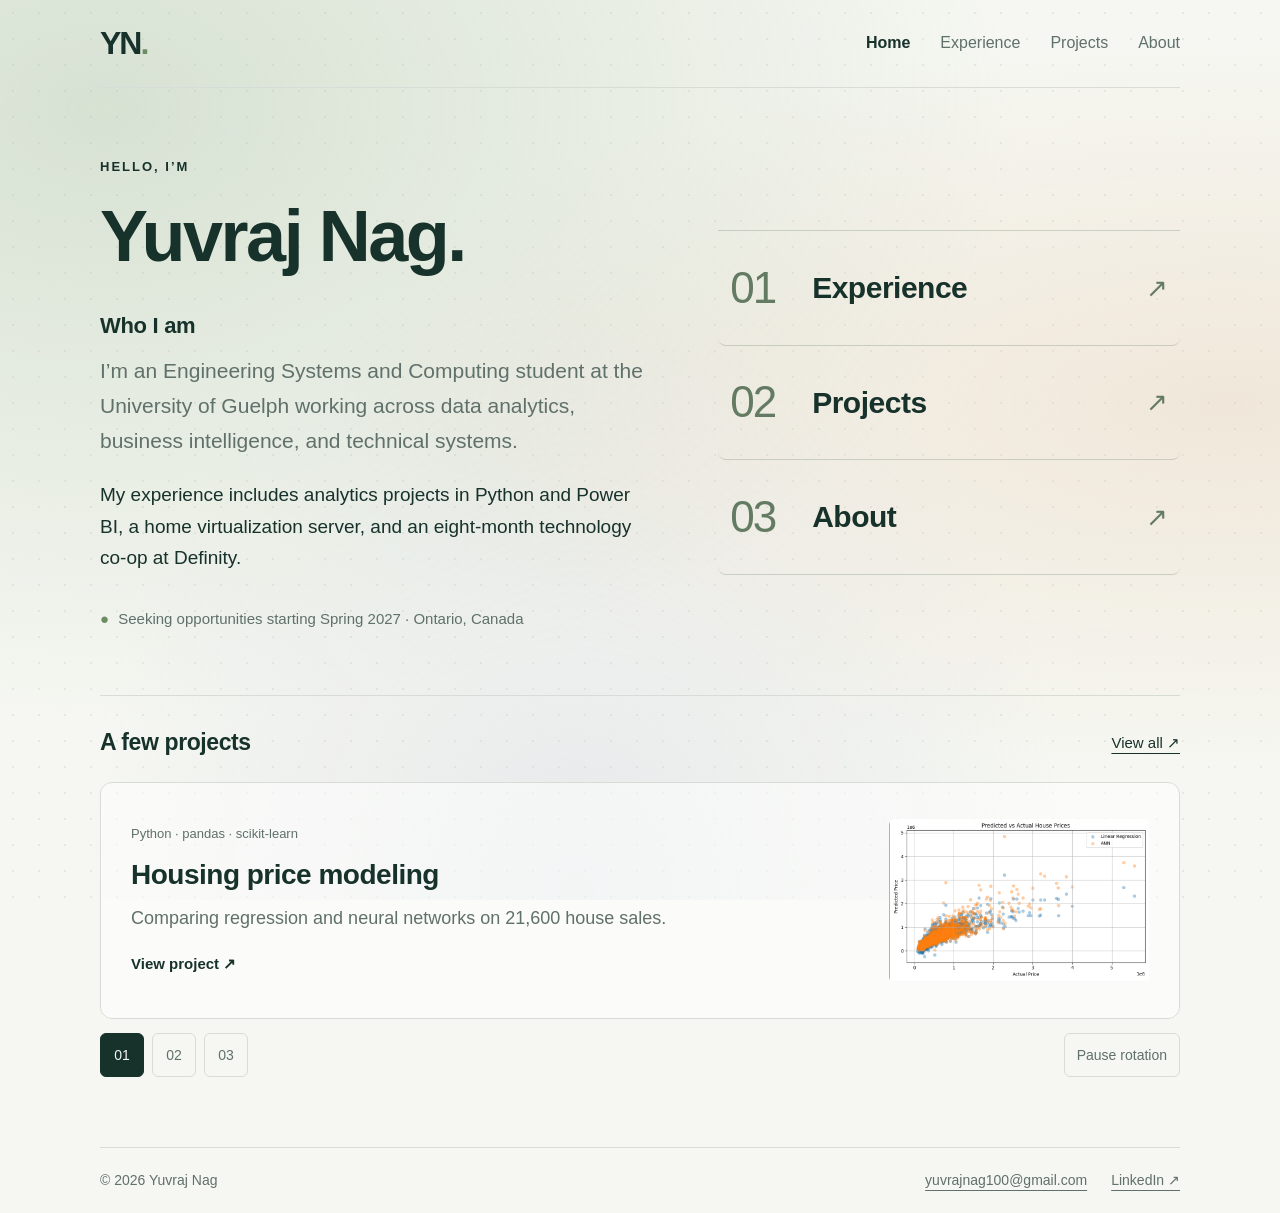
<file: index.html>
<!doctype html>
<html lang="en"><head><meta charset="utf-8"><meta name="viewport" content="width=device-width,initial-scale=1"><meta name="description" content="Yuvraj Nag — Engineering Systems and Computing student working across data analytics, business intelligence, and technical systems."><title>Yuvraj Nag | Portfolio</title><link rel="stylesheet" href="./styles.css"></head>
<body class="home-page"><a class="skip" href="#main">Skip to content</a>
<header class="site-header wrap"><a class="brand" href="./index.html" aria-label="Yuvraj Nag home">YN<span>.</span></a><nav aria-label="Main navigation"><a href="./index.html" class="active" aria-current="page">Home</a><a href="./experience.html">Experience</a><a href="./projects.html">Projects</a><a href="./about.html">About</a></nav></header>
<main id="main" class="home-main wrap">
<section class="home-intro"><p class="eyebrow">HELLO, I’M</p><h1>Yuvraj Nag.</h1><h2 class="intro-label">Who I am</h2><p class="lead">I’m an Engineering Systems and Computing student at the University of Guelph working across data analytics, business intelligence, and technical systems.</p><p>My experience includes analytics projects in Python and Power BI, a home virtualization server, and an eight-month technology co-op at Definity.</p><p class="availability"><span aria-hidden="true">●</span> Seeking opportunities starting Spring 2027 · Ontario, Canada</p></section>
<section class="home-links" aria-label="Portfolio sections">
<a class="home-link" href="./experience.html"><span class="link-number">01</span><span><strong>Experience</strong></span><span class="arrow" aria-hidden="true">↗</span></a>
<a class="home-link" href="./projects.html"><span class="link-number">02</span><span><strong>Projects</strong></span><span class="arrow" aria-hidden="true">↗</span></a>
<a class="home-link" href="./about.html"><span class="link-number">03</span><span><strong>About</strong></span><span class="arrow" aria-hidden="true">↗</span></a>
</section><section class="home-feature" aria-labelledby="featured-title" aria-roledescription="carousel">
<div class="feature-heading"><h2 id="featured-title">A few projects</h2><a href="./projects.html">View all <span aria-hidden="true">↗</span></a></div>
<div class="feature-slides"><div class="feature-slide" role="group" aria-roledescription="slide" aria-label="1 of 3"><a class="feature-project" href="./project-housing.html"><div class="feature-copy"><p class="feature-tools">Python · pandas · scikit-learn</p><h3>Housing price modeling</h3><p>Comparing regression and neural networks on 21,600 house sales.</p><span class="feature-open">View project <span aria-hidden="true">↗</span></span></div><img src="./assets/housing-predicted-actual.png" width="798" height="498" alt="Predicted versus actual housing prices." decoding="async"></a></div><div class="feature-slide" role="group" aria-roledescription="slide" aria-label="2 of 3" hidden><a class="feature-project" href="./project-power-bi.html"><div class="feature-copy"><p class="feature-tools">Power BI · Power Query · DAX</p><h3>Power BI dashboards</h3><p>From an e-commerce data model to sales KPIs and interactive reporting.</p><span class="feature-open">View project <span aria-hidden="true">↗</span></span></div><img src="./assets/power-bi-dashboard-9.jpg" width="1800" height="1041" alt="E-commerce dashboard with sales and engagement charts." decoding="async"></a></div><div class="feature-slide" role="group" aria-roledescription="slide" aria-label="3 of 3" hidden><a class="feature-project" href="./project-homelab.html"><div class="feature-copy"><p class="feature-tools">Proxmox VE · Linux · Docker</p><h3>Home virtualization server</h3><p>A personal virtualization and container environment for learning how services, networking, and storage work together.</p><span class="feature-open">View project <span aria-hidden="true">↗</span></span></div><img src="./assets/server-architecture.png" width="1469" height="1032" alt="Home server architecture showing Proxmox, Ubuntu, Docker, storage, and services." decoding="async"></a></div></div>
<div class="feature-controls" hidden><div class="feature-selectors" aria-label="Choose a featured project"><button type="button" data-slide="0" aria-label="Show Housing price modeling" aria-pressed="true">01</button><button type="button" data-slide="1" aria-label="Show Power BI dashboards" aria-pressed="false">02</button><button type="button" data-slide="2" aria-label="Show Home virtualization server" aria-pressed="false">03</button></div><button type="button" class="feature-pause">Pause rotation</button></div></section></main>
<footer class="site-footer wrap"><span>© 2026 Yuvraj Nag</span><div class="footer-contact"><a href="mailto:yuvrajnag100@gmail.com">yuvrajnag100@gmail.com</a><a href="https://www.linkedin.com/in/yuvraj-nag-0785a8213/">LinkedIn <span aria-hidden="true">↗</span></a></div></footer><script src="./home.js" defer></script></body></html>
</file>
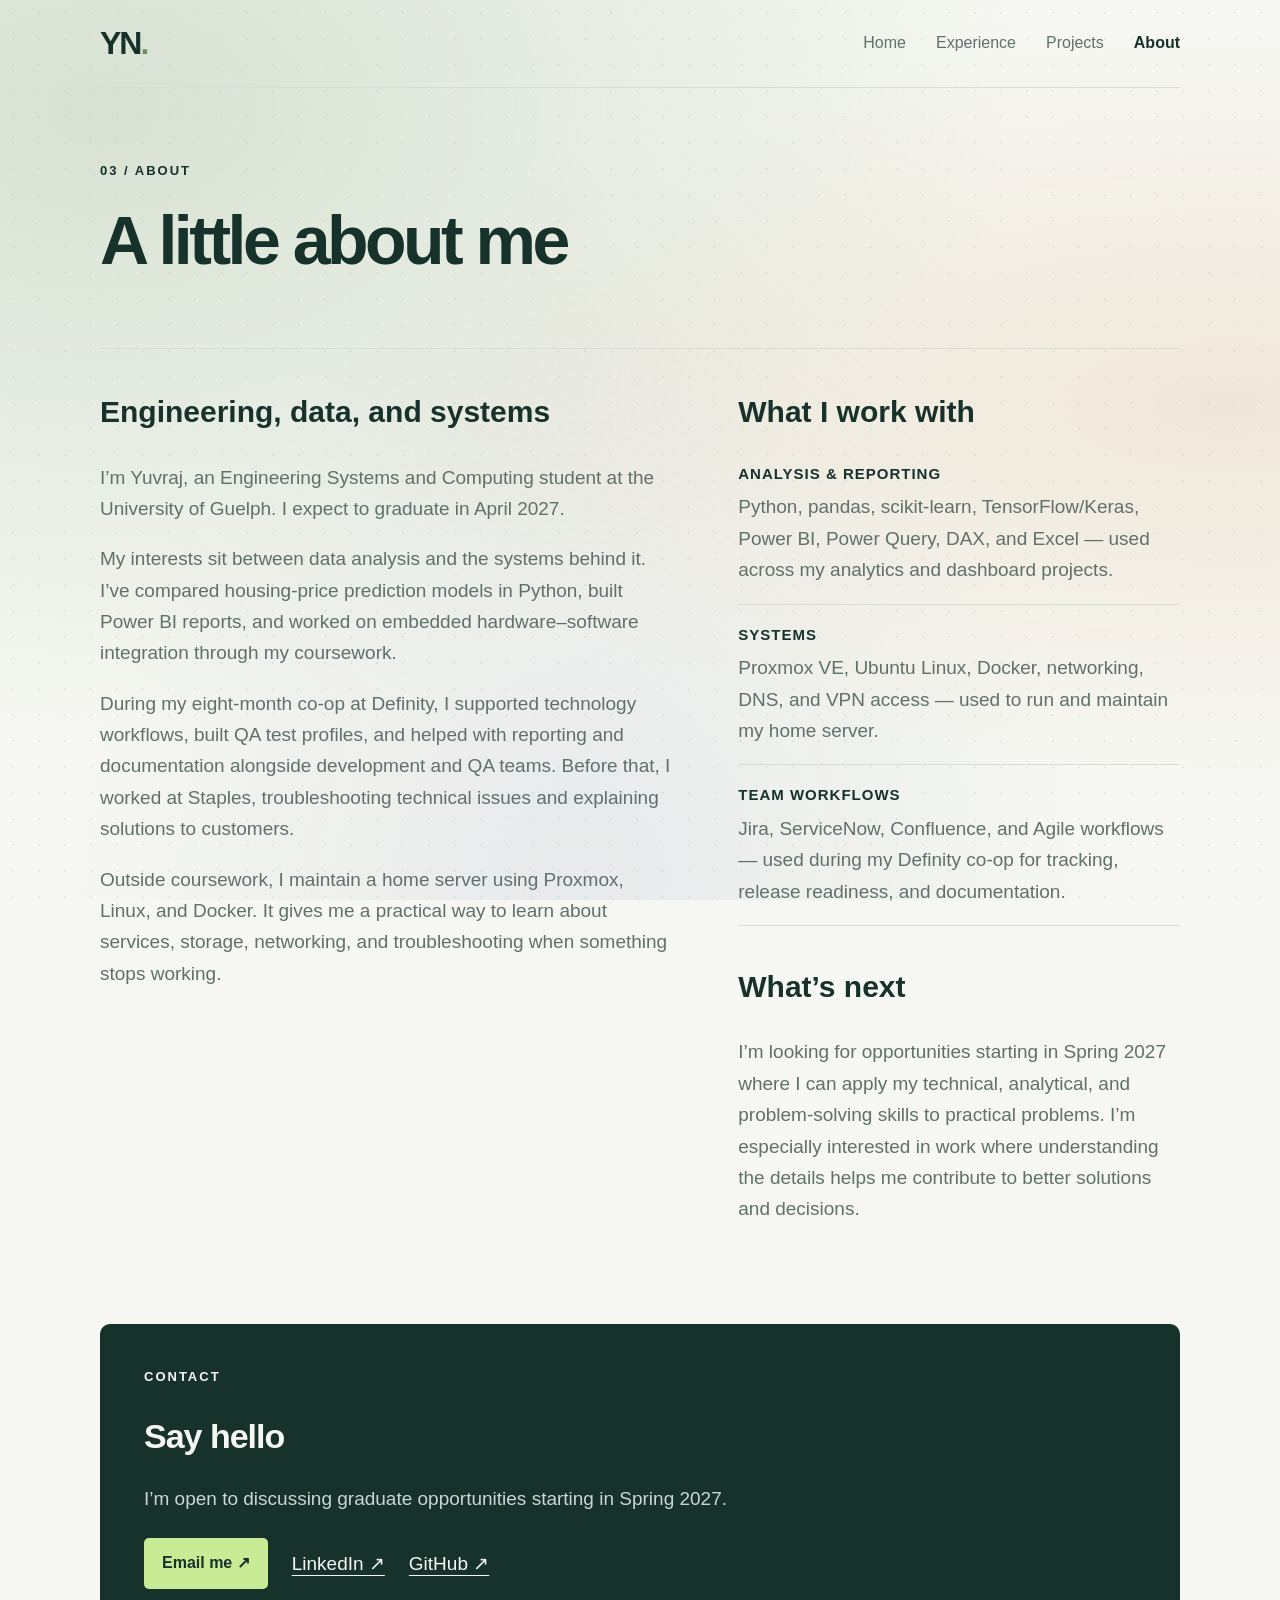
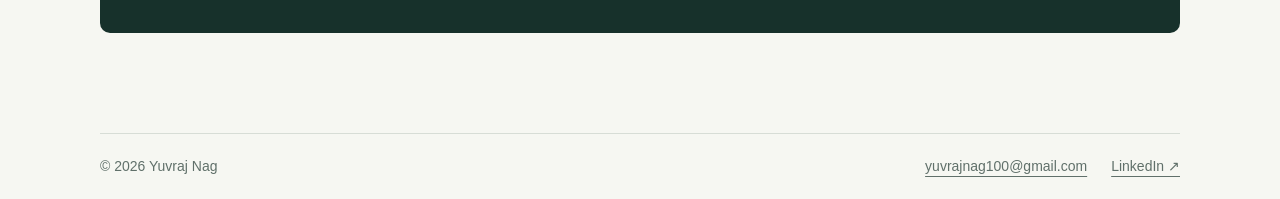
<file: about.html>
<!doctype html>
<html lang="en"><head><meta charset="utf-8"><meta name="viewport" content="width=device-width,initial-scale=1"><meta name="description" content="About Yuvraj Nag — Engineering Systems and Computing student with experience across analytics, business intelligence, technology operations, infrastructure, and engineering systems."><title>About | Yuvraj Nag</title><link rel="stylesheet" href="./styles.css"></head>
<body><a class="skip" href="#main">Skip to content</a><header class="site-header wrap"><a class="brand" href="./index.html" aria-label="Yuvraj Nag home">YN<span>.</span></a><nav aria-label="Main navigation"><a href="./index.html">Home</a><a href="./experience.html">Experience</a><a href="./projects.html">Projects</a><a class="active" href="./about.html" aria-current="page">About</a></nav></header>
<main id="main" class="wrap page-main"><header class="page-heading"><p class="eyebrow">03 / ABOUT</p><h1>A little about me</h1></header>
<section class="about-grid about-story"><div><h2>Engineering, data, and systems</h2><p>I’m Yuvraj, an Engineering Systems and Computing student at the University of Guelph. I expect to graduate in April 2027.</p><p>My interests sit between data analysis and the systems behind it. I’ve compared housing-price prediction models in Python, built Power BI reports, and worked on embedded hardware–software integration through my coursework.</p><p>During my eight-month co-op at Definity, I supported technology workflows, built QA test profiles, and helped with reporting and documentation alongside development and QA teams. Before that, I worked at Staples, troubleshooting technical issues and explaining solutions to customers.</p><p>Outside coursework, I maintain a home server using Proxmox, Linux, and Docker. It gives me a practical way to learn about services, storage, networking, and troubleshooting when something stops working.</p></div><div><h2>What I work with</h2><div class="skill-groups"><div><h3>Analysis &amp; reporting</h3><p>Python, pandas, scikit-learn, TensorFlow/Keras, Power BI, Power Query, DAX, and Excel — used across my analytics and dashboard projects.</p></div><div><h3>Systems</h3><p>Proxmox VE, Ubuntu Linux, Docker, networking, DNS, and VPN access — used to run and maintain my home server.</p></div><div><h3>Team workflows</h3><p>Jira, ServiceNow, Confluence, and Agile workflows — used during my Definity co-op for tracking, release readiness, and documentation.</p></div></div><h2>What’s next</h2><p>I’m looking for opportunities starting in Spring 2027 where I can apply my technical, analytical, and problem-solving skills to practical problems. I’m especially interested in work where understanding the details helps me contribute to better solutions and decisions.</p></div></section>
<section class="contact-panel"><p class="eyebrow">CONTACT</p><h2>Say hello</h2><p>I’m open to discussing graduate opportunities starting in Spring 2027.</p><div class="contact-links"><a class="button" href="mailto:yuvrajnag100@gmail.com">Email me ↗</a><a href="https://www.linkedin.com/in/yuvraj-nag-0785a8213/">LinkedIn ↗</a><a href="https://github.com/uvstar3445">GitHub ↗</a></div></section>
</main><footer class="site-footer wrap"><span>© 2026 Yuvraj Nag</span><div class="footer-contact"><a href="mailto:yuvrajnag100@gmail.com">yuvrajnag100@gmail.com</a><a href="https://www.linkedin.com/in/yuvraj-nag-0785a8213/">LinkedIn <span aria-hidden="true">↗</span></a></div></footer></body></html>
</file>
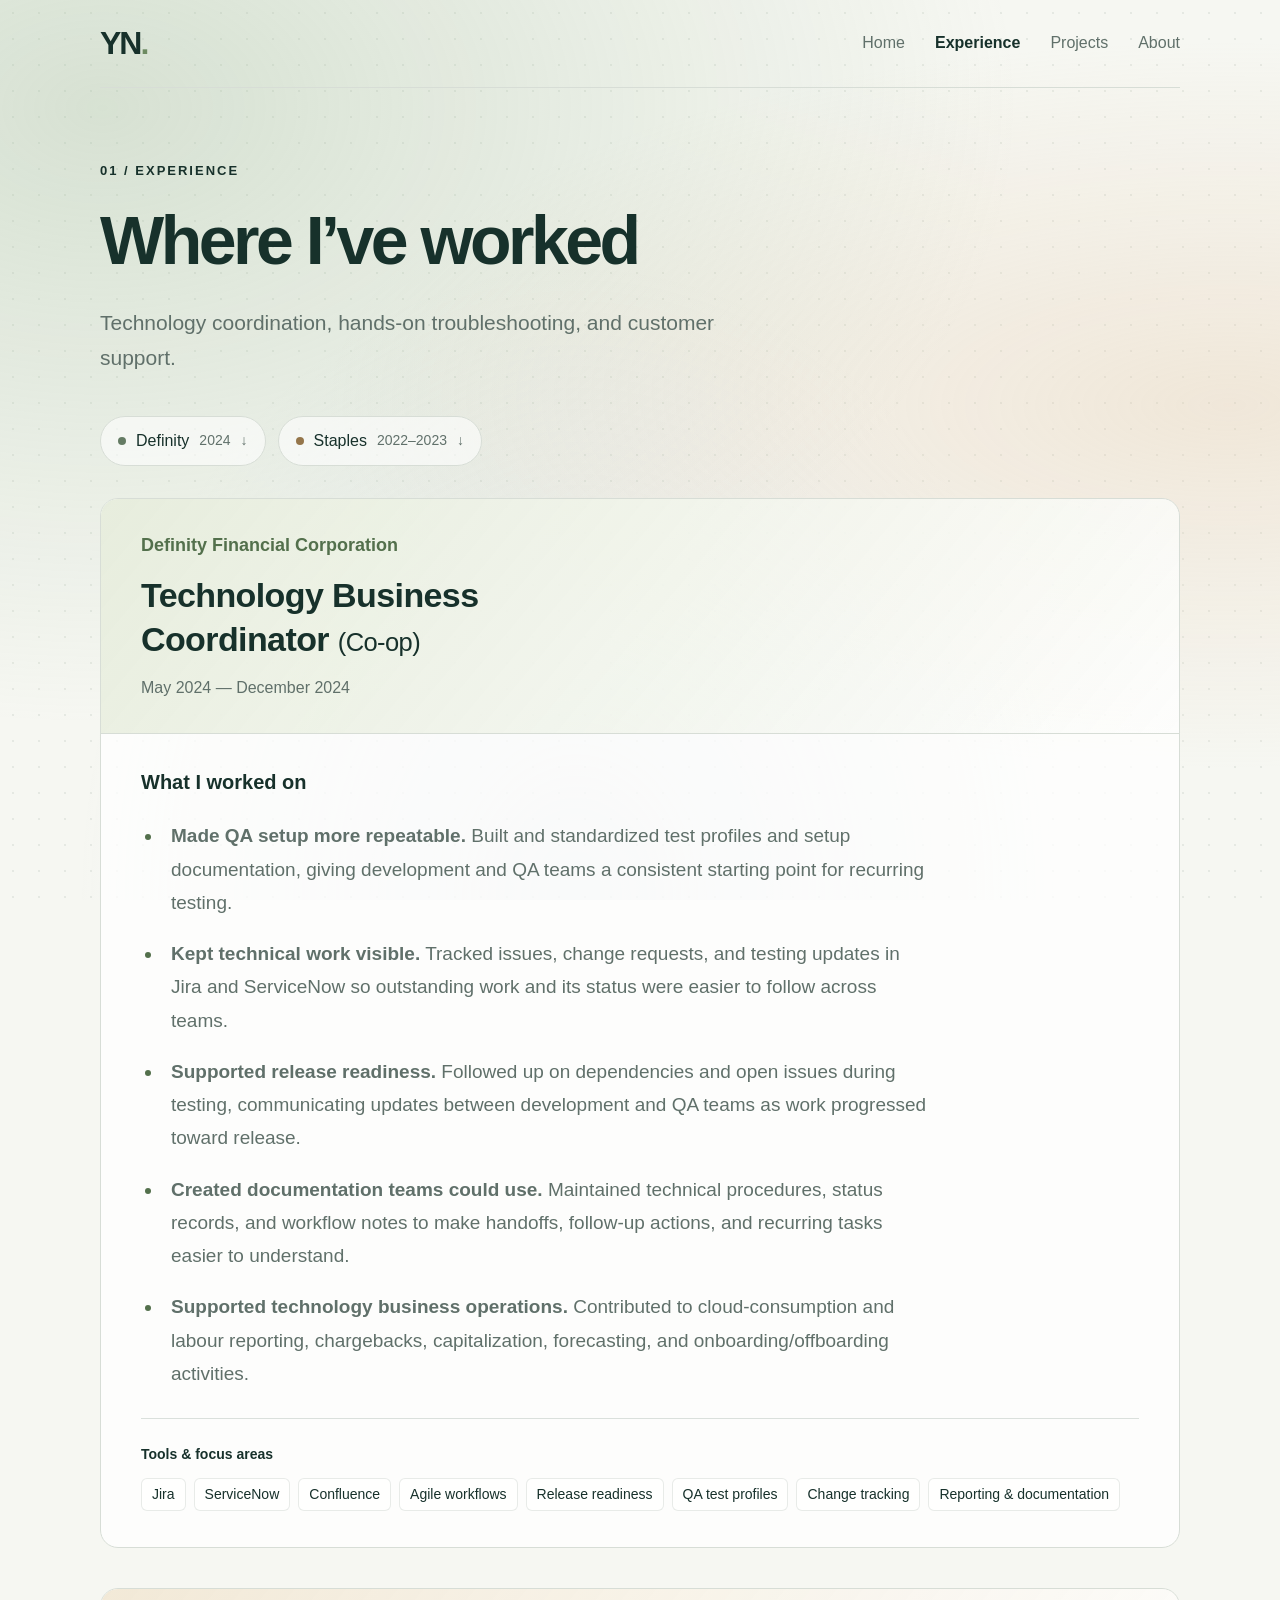
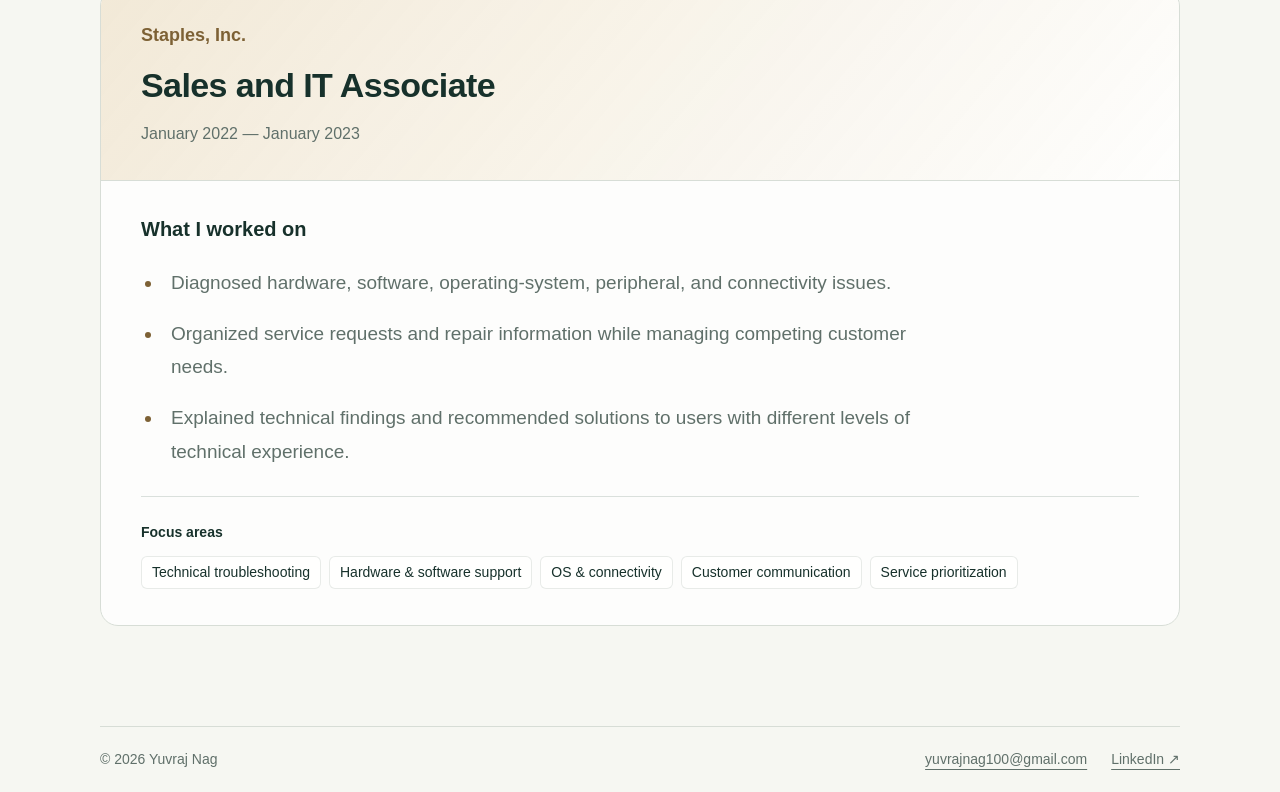
<file: experience.html>
<!doctype html>
<html lang="en"><head><meta charset="utf-8"><meta name="viewport" content="width=device-width,initial-scale=1"><meta name="description" content="Technology and customer support experience of Yuvraj Nag."><title>Experience | Yuvraj Nag</title><link rel="stylesheet" href="./styles.css"></head>
<body><a class="skip" href="#main">Skip to content</a><header class="site-header wrap"><a class="brand" href="./index.html" aria-label="Yuvraj Nag home">YN<span>.</span></a><nav aria-label="Main navigation"><a href="./index.html">Home</a><a class="active" href="./experience.html" aria-current="page">Experience</a><a href="./projects.html">Projects</a><a href="./about.html">About</a></nav></header>
<main id="main" class="wrap page-main"><header class="page-heading"><p class="eyebrow">01 / EXPERIENCE</p><h1>Where I’ve worked</h1><p>Technology coordination, hands-on troubleshooting, and customer support.</p></header>

<nav class="experience-jump" aria-label="Jump to a role">
  <a href="#definity"><span class="experience-jump-dot" aria-hidden="true"></span>Definity <span>2024</span><span aria-hidden="true">↓</span></a>
  <a href="#staples"><span class="experience-jump-dot" aria-hidden="true"></span>Staples <span>2022–2023</span><span aria-hidden="true">↓</span></a>
</nav>
<section class="experience-stack" aria-label="Work experience">
  <article id="definity" class="role-card experience-definity" aria-labelledby="definity-title"><header class="role-header"><p class="role-company">Definity Financial Corporation</p><h2 id="definity-title">Technology Business Coordinator <span>(Co-op)</span></h2><p class="role-period"><time datetime="2024-05">May 2024</time> — <time datetime="2024-12">December 2024</time></p></header><div class="role-body"><h3>What I worked on</h3><ul class="role-duties">
<li><strong>Made QA setup more repeatable.</strong> Built and standardized test profiles and setup documentation, giving development and QA teams a consistent starting point for recurring testing.</li>
<li><strong>Kept technical work visible.</strong> Tracked issues, change requests, and testing updates in Jira and ServiceNow so outstanding work and its status were easier to follow across teams.</li>
<li><strong>Supported release readiness.</strong> Followed up on dependencies and open issues during testing, communicating updates between development and QA teams as work progressed toward release.</li>
<li><strong>Created documentation teams could use.</strong> Maintained technical procedures, status records, and workflow notes to make handoffs, follow-up actions, and recurring tasks easier to understand.</li>
<li><strong>Supported technology business operations.</strong> Contributed to cloud-consumption and labour reporting, chargebacks, capitalization, forecasting, and onboarding/offboarding activities.</li>
</ul><div class="experience-tools"><h3>Tools &amp; focus areas</h3><ul><li>Jira</li><li>ServiceNow</li><li>Confluence</li><li>Agile workflows</li><li>Release readiness</li><li>QA test profiles</li><li>Change tracking</li><li>Reporting &amp; documentation</li></ul></div></div></article>
  <article id="staples" class="role-card experience-staples" aria-labelledby="staples-title"><header class="role-header"><p class="role-company">Staples, Inc.</p><h2 id="staples-title">Sales and IT Associate</h2><p class="role-period"><time datetime="2022-01">January 2022</time> — <time datetime="2023-01">January 2023</time></p></header><div class="role-body"><h3>What I worked on</h3><ul class="role-duties"><li>Diagnosed hardware, software, operating-system, peripheral, and connectivity issues.</li>
<li>Organized service requests and repair information while managing competing customer needs.</li>
<li>Explained technical findings and recommended solutions to users with different levels of technical experience.</li></ul><div class="experience-tools"><h3>Focus areas</h3><ul><li>Technical troubleshooting</li><li>Hardware &amp; software support</li><li>OS &amp; connectivity</li><li>Customer communication</li><li>Service prioritization</li></ul></div></div></article>
</section></main><footer class="site-footer wrap"><span>© 2026 Yuvraj Nag</span><div class="footer-contact"><a href="mailto:yuvrajnag100@gmail.com">yuvrajnag100@gmail.com</a><a href="https://www.linkedin.com/in/yuvraj-nag-0785a8213/">LinkedIn <span aria-hidden="true">↗</span></a></div></footer></body></html>
</file>
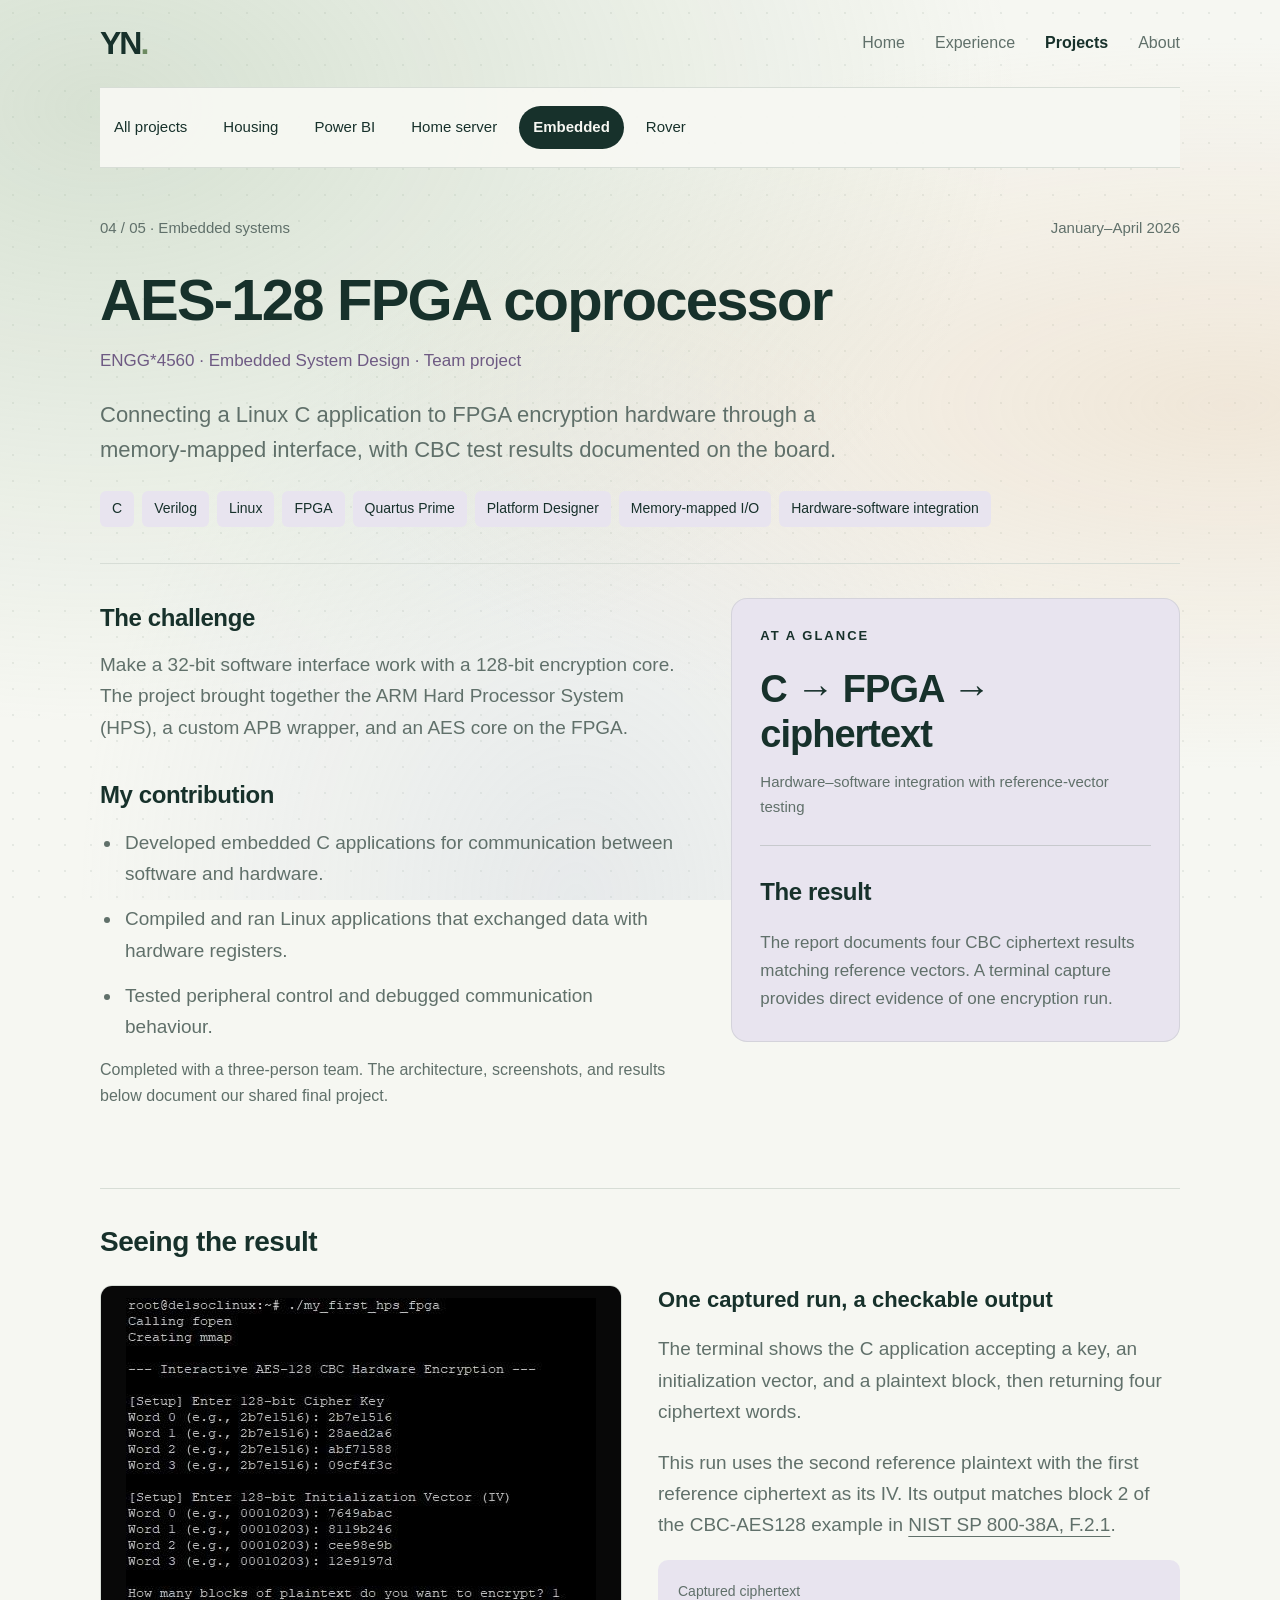
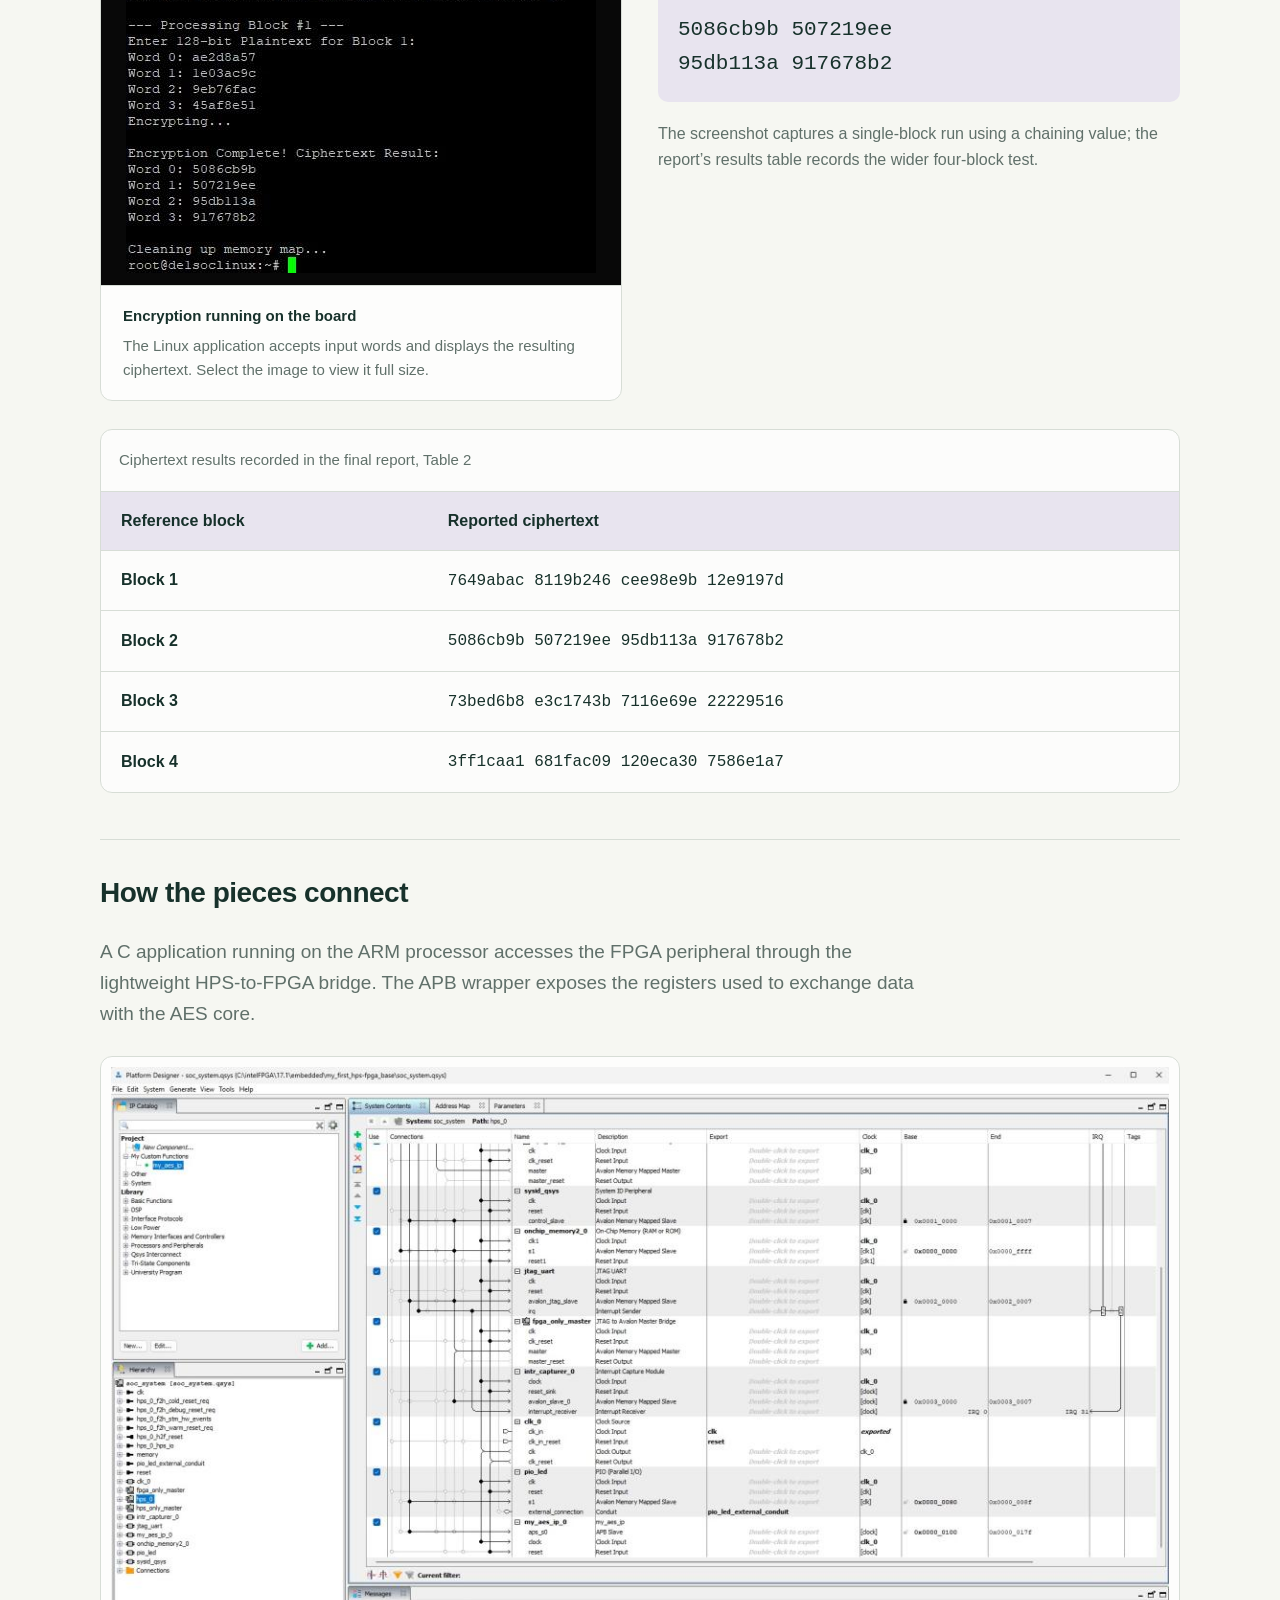
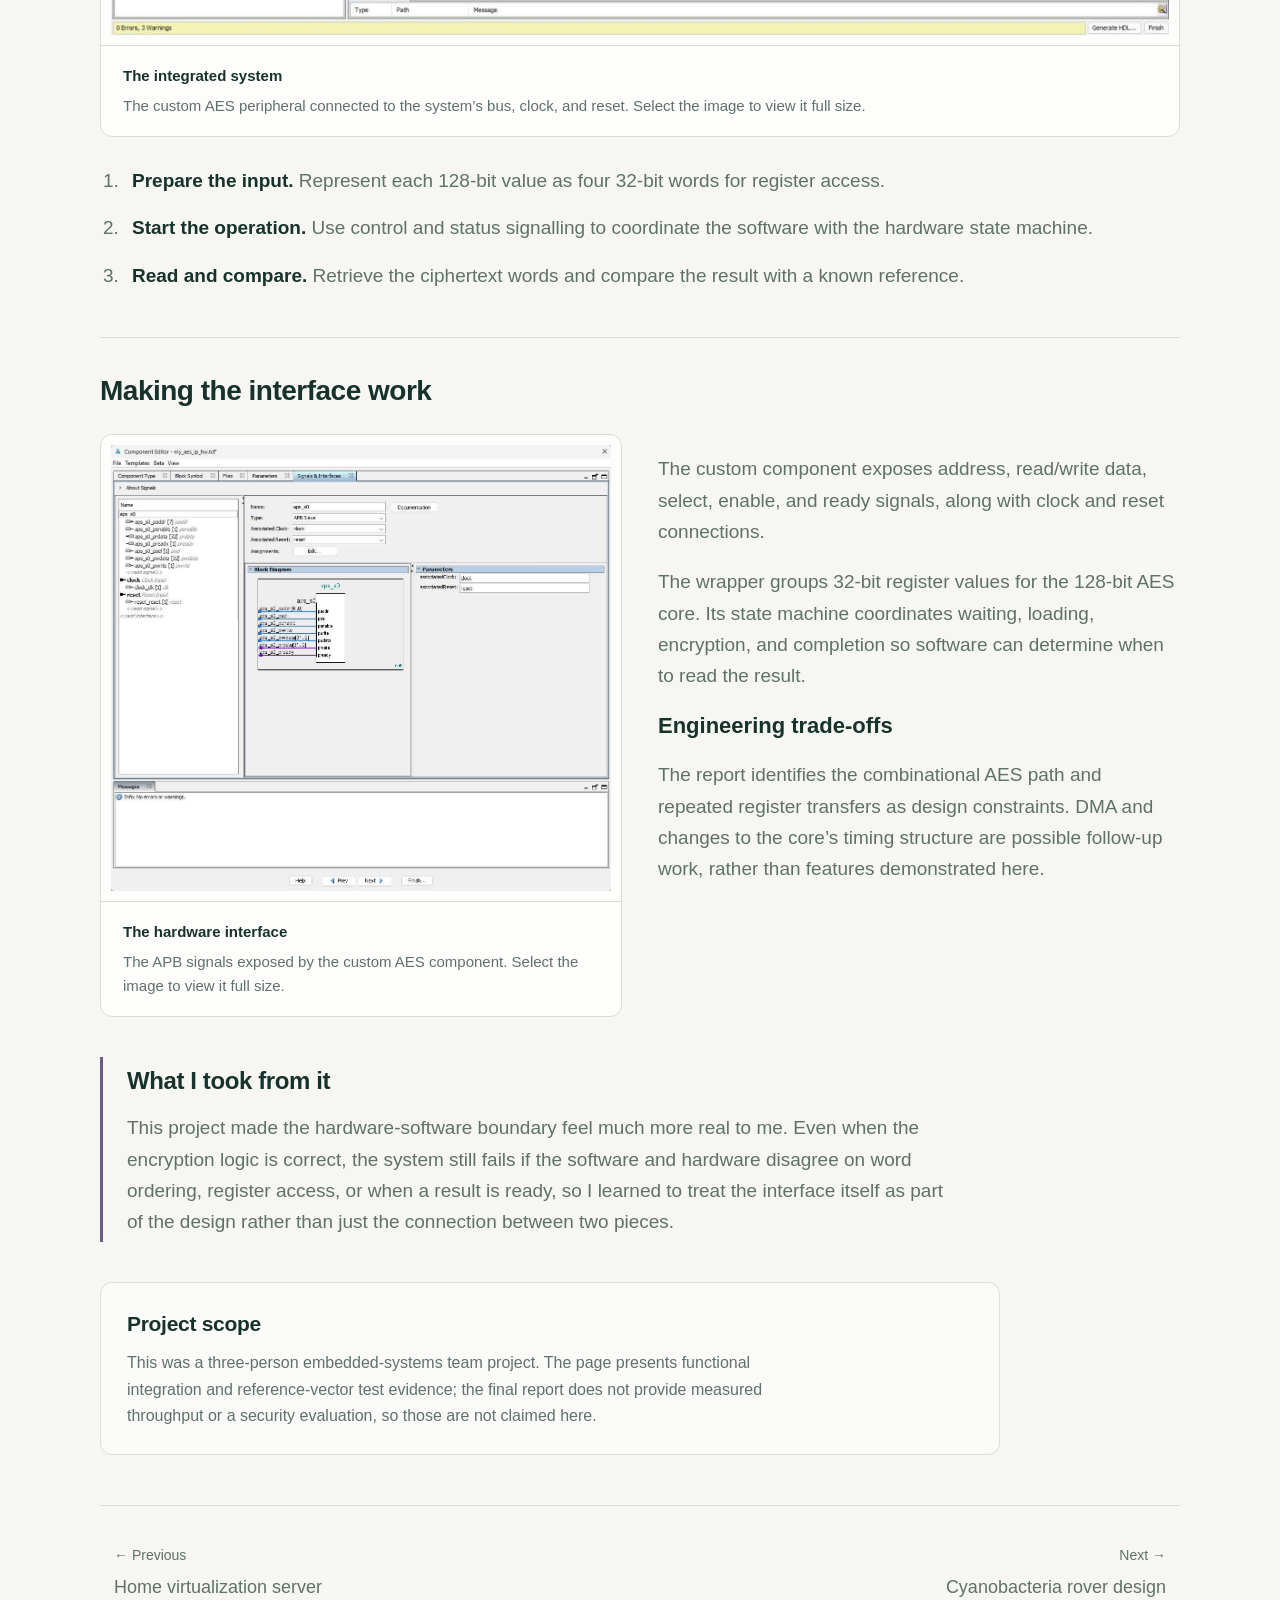
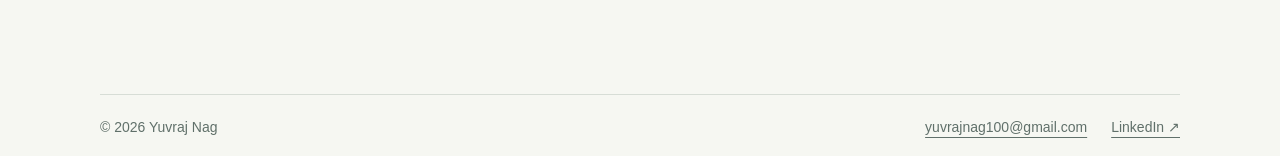
<file: project-embedded.html>
<!doctype html>
<html lang="en"><head><meta charset="utf-8"><meta name="viewport" content="width=device-width,initial-scale=1"><meta name="description" content="An AES-128 FPGA coprocessor team project with Linux C integration, APB interface screenshots, and recorded CBC encryption tests."><title>AES-128 FPGA coprocessor | Yuvraj Nag</title><link rel="stylesheet" href="./styles.css"></head>
<body><a class="skip" href="#main">Skip to content</a><header class="site-header wrap"><a class="brand" href="./index.html" aria-label="Yuvraj Nag home">YN<span>.</span></a><nav aria-label="Main navigation"><a href="./index.html">Home</a><a href="./experience.html">Experience</a><a class="active" href="./projects.html">Projects</a><a href="./about.html">About</a></nav></header>
<main id="main" class="wrap project-main"><nav class="project-switcher" aria-label="Browse projects"><a href="./projects.html">All projects</a><a href="./project-housing.html">Housing</a><a href="./project-power-bi.html">Power BI</a><a href="./project-homelab.html">Home server</a><a href="./project-embedded.html" aria-current="page">Embedded</a><a href="./project-rover.html">Rover</a></nav><article class="case-study theme-3">
<header class="case-heading"><div class="case-meta"><span>04 / 05 · Embedded systems</span><span>January–April 2026</span></div><h1>AES-128 FPGA coprocessor</h1><p class="case-subtitle">ENGG*4560 · Embedded System Design · Team project</p><p class="case-lead">Connecting a Linux C application to FPGA encryption hardware through a memory-mapped interface, with CBC test results documented on the board.</p><ul class="project-chips" aria-label="Project stack and skills"><li>C</li><li>Verilog</li><li>Linux</li><li>FPGA</li><li>Quartus Prime</li><li>Platform Designer</li><li>Memory-mapped I/O</li><li>Hardware-software integration</li></ul></header>
<div class="case-layout"><section class="case-story" aria-label="Project overview"><h2>The challenge</h2><p>Make a 32-bit software interface work with a 128-bit encryption core. The project brought together the ARM Hard Processor System (HPS), a custom APB wrapper, and an AES core on the FPGA.</p><h2>My contribution</h2><ul><li>Developed embedded C applications for communication between software and hardware.</li><li>Compiled and ran Linux applications that exchanged data with hardware registers.</li><li>Tested peripheral control and debugged communication behaviour.</li></ul><p class="embedded-team-note">Completed with a three-person team. The architecture, screenshots, and results below document our shared final project.</p></section><aside class="case-result"><p class="eyebrow">AT A GLANCE</p><p class="result-highlight">C → FPGA → ciphertext</p><p class="result-caption">Hardware–software integration with reference-vector testing</p><div class="result-divider"></div><h2>The result</h2><p>The report documents four CBC ciphertext results matching reference vectors. A terminal capture provides direct evidence of one encryption run.</p></aside></div>
<section class="embedded-section" aria-labelledby="embedded-test-title"><h2 id="embedded-test-title">Seeing the result</h2><div class="embedded-evidence"><figure class="embedded-figure embedded-terminal"><a href="./assets/embedded-encryption-test.jpg" aria-label="View encryption running on the board at full size"><img src="./assets/embedded-encryption-test.jpg" width="470" height="575" alt="Linux terminal showing AES-128 CBC encryption with ciphertext words 5086cb9b, 507219ee, 95db113a, and 917678b2." loading="lazy" decoding="async"></a><figcaption><strong>Encryption running on the board</strong><span>The Linux application accepts input words and displays the resulting ciphertext. Select the image to view it full size.</span></figcaption></figure><div><h3>One captured run, a checkable output</h3><p>The terminal shows the C application accepting a key, an initialization vector, and a plaintext block, then returning four ciphertext words.</p><p>This run uses the second reference plaintext with the first reference ciphertext as its IV. Its output matches block 2 of the CBC-AES128 example in <a href="https://nvlpubs.nist.gov/nistpubs/Legacy/SP/nistspecialpublication800-38a.pdf#page=34">NIST SP 800-38A, F.2.1</a>.</p><p class="embedded-output"><span>Captured ciphertext</span><code>5086cb9b 507219ee<br>95db113a 917678b2</code></p><p class="embedded-note">The screenshot captures a single-block run using a chaining value; the report’s results table records the wider four-block test.</p></div></div>
<div class="embedded-table-wrap"><table><caption>Ciphertext results recorded in the final report, Table 2</caption><thead><tr><th scope="col">Reference block</th><th scope="col">Reported ciphertext</th></tr></thead><tbody><tr><th scope="row">Block 1</th><td><code>7649abac 8119b246 cee98e9b 12e9197d</code></td></tr><tr><th scope="row">Block 2</th><td><code>5086cb9b 507219ee 95db113a 917678b2</code></td></tr><tr><th scope="row">Block 3</th><td><code>73bed6b8 e3c1743b 7116e69e 22229516</code></td></tr><tr><th scope="row">Block 4</th><td><code>3ff1caa1 681fac09 120eca30 7586e1a7</code></td></tr></tbody></table></div></section>
<section class="embedded-section" aria-labelledby="embedded-system-title"><h2 id="embedded-system-title">How the pieces connect</h2><p>A C application running on the ARM processor accesses the FPGA peripheral through the lightweight HPS-to-FPGA bridge. The APB wrapper exposes the registers used to exchange data with the AES core.</p><figure class="embedded-figure "><a href="./assets/embedded-system-integration.jpg" aria-label="View the integrated system at full size"><img src="./assets/embedded-system-integration.jpg" width="1104" height="593" alt="Platform Designer system showing the custom my_aes_ip component and its bus, clock, and reset connections." loading="lazy" decoding="async"></a><figcaption><strong>The integrated system</strong><span>The custom AES peripheral connected to the system’s bus, clock, and reset. Select the image to view it full size.</span></figcaption></figure><ol class="embedded-steps"><li><strong>Prepare the input.</strong> Represent each 128-bit value as four 32-bit words for register access.</li><li><strong>Start the operation.</strong> Use control and status signalling to coordinate the software with the hardware state machine.</li><li><strong>Read and compare.</strong> Retrieve the ciphertext words and compare the result with a known reference.</li></ol></section>
<section class="embedded-section" aria-labelledby="embedded-interface-title"><h2 id="embedded-interface-title">Making the interface work</h2><div class="embedded-interface"><figure class="embedded-figure "><a href="./assets/embedded-apb-interface.jpg" aria-label="View the hardware interface at full size"><img src="./assets/embedded-apb-interface.jpg" width="1101" height="981" alt="Component Editor showing the AES component's APB address, read/write data, select, enable, ready, clock, and reset signals." loading="lazy" decoding="async"></a><figcaption><strong>The hardware interface</strong><span>The APB signals exposed by the custom AES component. Select the image to view it full size.</span></figcaption></figure><div><p>The custom component exposes address, read/write data, select, enable, and ready signals, along with clock and reset connections.</p><p>The wrapper groups 32-bit register values for the 128-bit AES core. Its state machine coordinates waiting, loading, encryption, and completion so software can determine when to read the result.</p><h3>Engineering trade-offs</h3><p>The report identifies the combinational AES path and repeated register transfers as design constraints. DMA and changes to the core’s timing structure are possible follow-up work, rather than features demonstrated here.</p></div></div></section>
<section class="case-takeaway"><h2>What I took from it</h2><p>This project made the hardware-software boundary feel much more real to me. Even when the encryption logic is correct, the system still fails if the software and hardware disagree on word ordering, register access, or when a result is ready, so I learned to treat the interface itself as part of the design rather than just the connection between two pieces.</p></section>
<section class="project-scope" aria-label="Project scope"><h2>Project scope</h2><p>This was a three-person embedded-systems team project. The page presents functional integration and reference-vector test evidence; the final report does not provide measured throughput or a security evaluation, so those are not claimed here.</p></section>
</article><nav class="project-pagination" aria-label="Previous and next project"><a href="./project-homelab.html"><span>← Previous</span><strong>Home virtualization server</strong></a><a href="./project-rover.html"><span>Next →</span><strong>Cyanobacteria rover design</strong></a></nav></main><footer class="site-footer wrap"><span>© 2026 Yuvraj Nag</span><div class="footer-contact"><a href="mailto:yuvrajnag100@gmail.com">yuvrajnag100@gmail.com</a><a href="https://www.linkedin.com/in/yuvraj-nag-0785a8213/">LinkedIn <span aria-hidden="true">↗</span></a></div></footer></body></html>
</file>
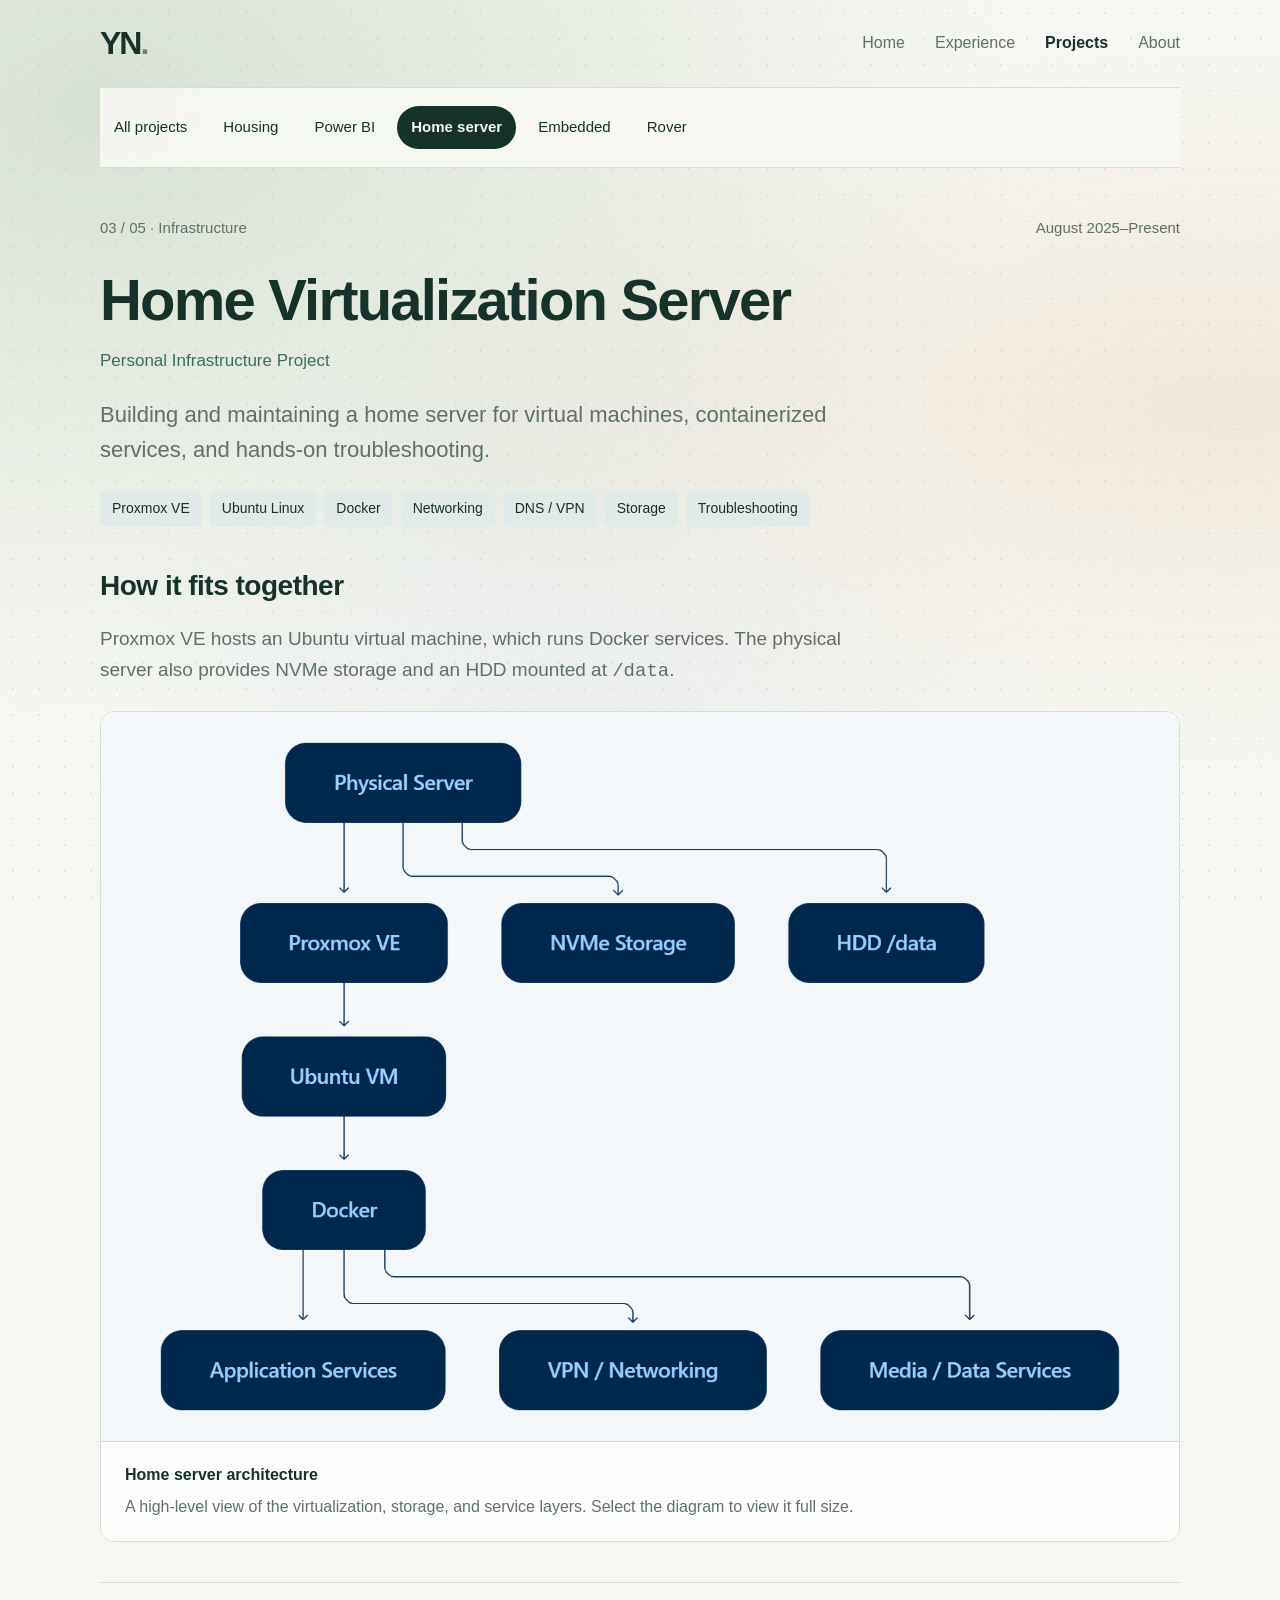
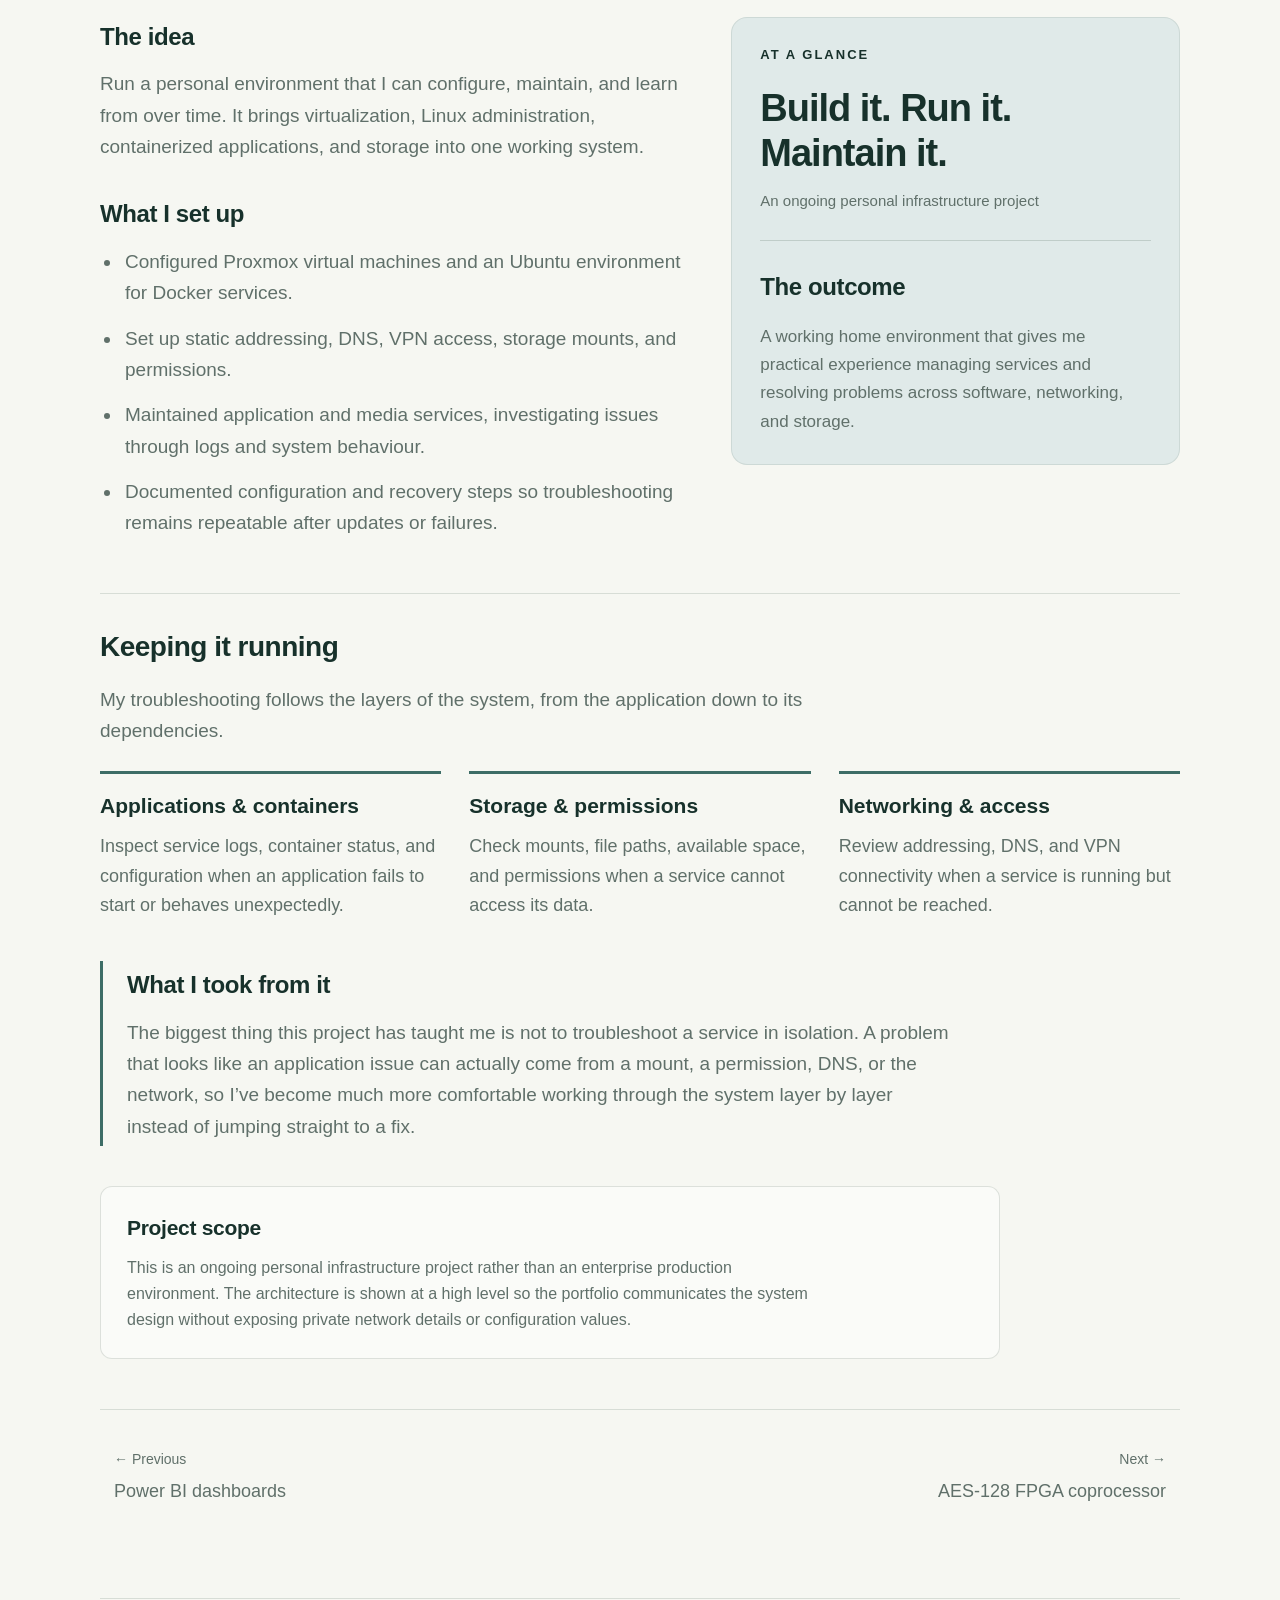
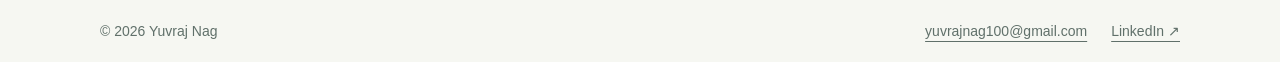
<file: project-homelab.html>
<!doctype html>
<html lang="en"><head><meta charset="utf-8"><meta name="viewport" content="width=device-width,initial-scale=1"><meta name="description" content="Building and maintaining a home server for virtual machines, containerized services, and hands-on troubleshooting."><title>Home virtualization server | Yuvraj Nag</title><link rel="stylesheet" href="./styles.css"></head>
<body><a class="skip" href="#main">Skip to content</a><header class="site-header wrap"><a class="brand" href="./index.html" aria-label="Yuvraj Nag home">YN<span>.</span></a><nav aria-label="Main navigation"><a href="./index.html">Home</a><a href="./experience.html">Experience</a><a class="active" href="./projects.html">Projects</a><a href="./about.html">About</a></nav></header>
<main id="main" class="wrap project-main"><nav class="project-switcher" aria-label="Browse projects"><a href="./projects.html">All projects</a><a href="./project-housing.html">Housing</a><a href="./project-power-bi.html">Power BI</a><a href="./project-homelab.html" aria-current="page">Home server</a><a href="./project-embedded.html">Embedded</a><a href="./project-rover.html">Rover</a></nav><article class="case-study theme-2"><header class="case-heading"><div class="case-meta"><span>03 / 05 · Infrastructure</span><span>August 2025–Present</span></div><h1>Home Virtualization Server</h1><p class="case-subtitle">Personal Infrastructure Project</p><p class="case-lead">Building and maintaining a home server for virtual machines, containerized services, and hands-on troubleshooting.</p><ul class="project-chips" aria-label="Tools and skills"><li>Proxmox VE</li><li>Ubuntu Linux</li><li>Docker</li><li>Networking</li><li>DNS / VPN</li><li>Storage</li><li>Troubleshooting</li></ul></header><section class="server-architecture" aria-labelledby="server-architecture-title"><h2 id="server-architecture-title">How it fits together</h2><p>Proxmox VE hosts an Ubuntu virtual machine, which runs Docker services. The physical server also provides NVMe storage and an HDD mounted at <code>/data</code>.</p><figure class="server-figure"><a href="./assets/server-architecture.png" aria-label="View the server architecture diagram at full size"><img src="./assets/server-architecture.png" width="1469" height="1032" alt="Physical server with Proxmox VE, NVMe storage, and an HDD at /data. Proxmox hosts an Ubuntu VM running Docker for application, VPN and networking, and media and data services." decoding="async"></a><figcaption><strong>Home server architecture</strong><span>A high-level view of the virtualization, storage, and service layers. Select the diagram to view it full size.</span></figcaption></figure></section>
<div class="case-layout"><section class="case-story" aria-label="Project overview"><h2>The idea</h2><p>Run a personal environment that I can configure, maintain, and learn from over time. It brings virtualization, Linux administration, containerized applications, and storage into one working system.</p><h2>What I set up</h2><ul><li>Configured Proxmox virtual machines and an Ubuntu environment for Docker services.</li><li>Set up static addressing, DNS, VPN access, storage mounts, and permissions.</li><li>Maintained application and media services, investigating issues through logs and system behaviour.</li><li>Documented configuration and recovery steps so troubleshooting remains repeatable after updates or failures.</li></ul></section><aside class="case-result" aria-label="Project outcome"><p class="eyebrow">AT A GLANCE</p><p class="result-highlight">Build it. Run it. Maintain it.</p><p class="result-caption">An ongoing personal infrastructure project</p><div class="result-divider"></div><h2>The outcome</h2><p>A working home environment that gives me practical experience managing services and resolving problems across software, networking, and storage.</p></aside></div>
<section class="server-operations" aria-labelledby="server-operations-title"><h2 id="server-operations-title">Keeping it running</h2><p>My troubleshooting follows the layers of the system, from the application down to its dependencies.</p><div class="server-operation-grid"><div><h3>Applications &amp; containers</h3><p>Inspect service logs, container status, and configuration when an application fails to start or behaves unexpectedly.</p></div><div><h3>Storage &amp; permissions</h3><p>Check mounts, file paths, available space, and permissions when a service cannot access its data.</p></div><div><h3>Networking &amp; access</h3><p>Review addressing, DNS, and VPN connectivity when a service is running but cannot be reached.</p></div></div></section>
<section class="case-takeaway"><h2>What I took from it</h2><p>The biggest thing this project has taught me is not to troubleshoot a service in isolation. A problem that looks like an application issue can actually come from a mount, a permission, DNS, or the network, so I’ve become much more comfortable working through the system layer by layer instead of jumping straight to a fix.</p></section><section class="project-scope" aria-label="Project scope"><h2>Project scope</h2><p>This is an ongoing personal infrastructure project rather than an enterprise production environment. The architecture is shown at a high level so the portfolio communicates the system design without exposing private network details or configuration values.</p></section></article><nav class="project-pagination" aria-label="Previous and next project"><a href="./project-power-bi.html"><span>← Previous</span><strong>Power BI dashboards</strong></a><a href="./project-embedded.html"><span>Next →</span><strong>AES-128 FPGA coprocessor</strong></a></nav></main><footer class="site-footer wrap"><span>© 2026 Yuvraj Nag</span><div class="footer-contact"><a href="mailto:yuvrajnag100@gmail.com">yuvrajnag100@gmail.com</a><a href="https://www.linkedin.com/in/yuvraj-nag-0785a8213/">LinkedIn <span aria-hidden="true">↗</span></a></div></footer></body></html>
</file>
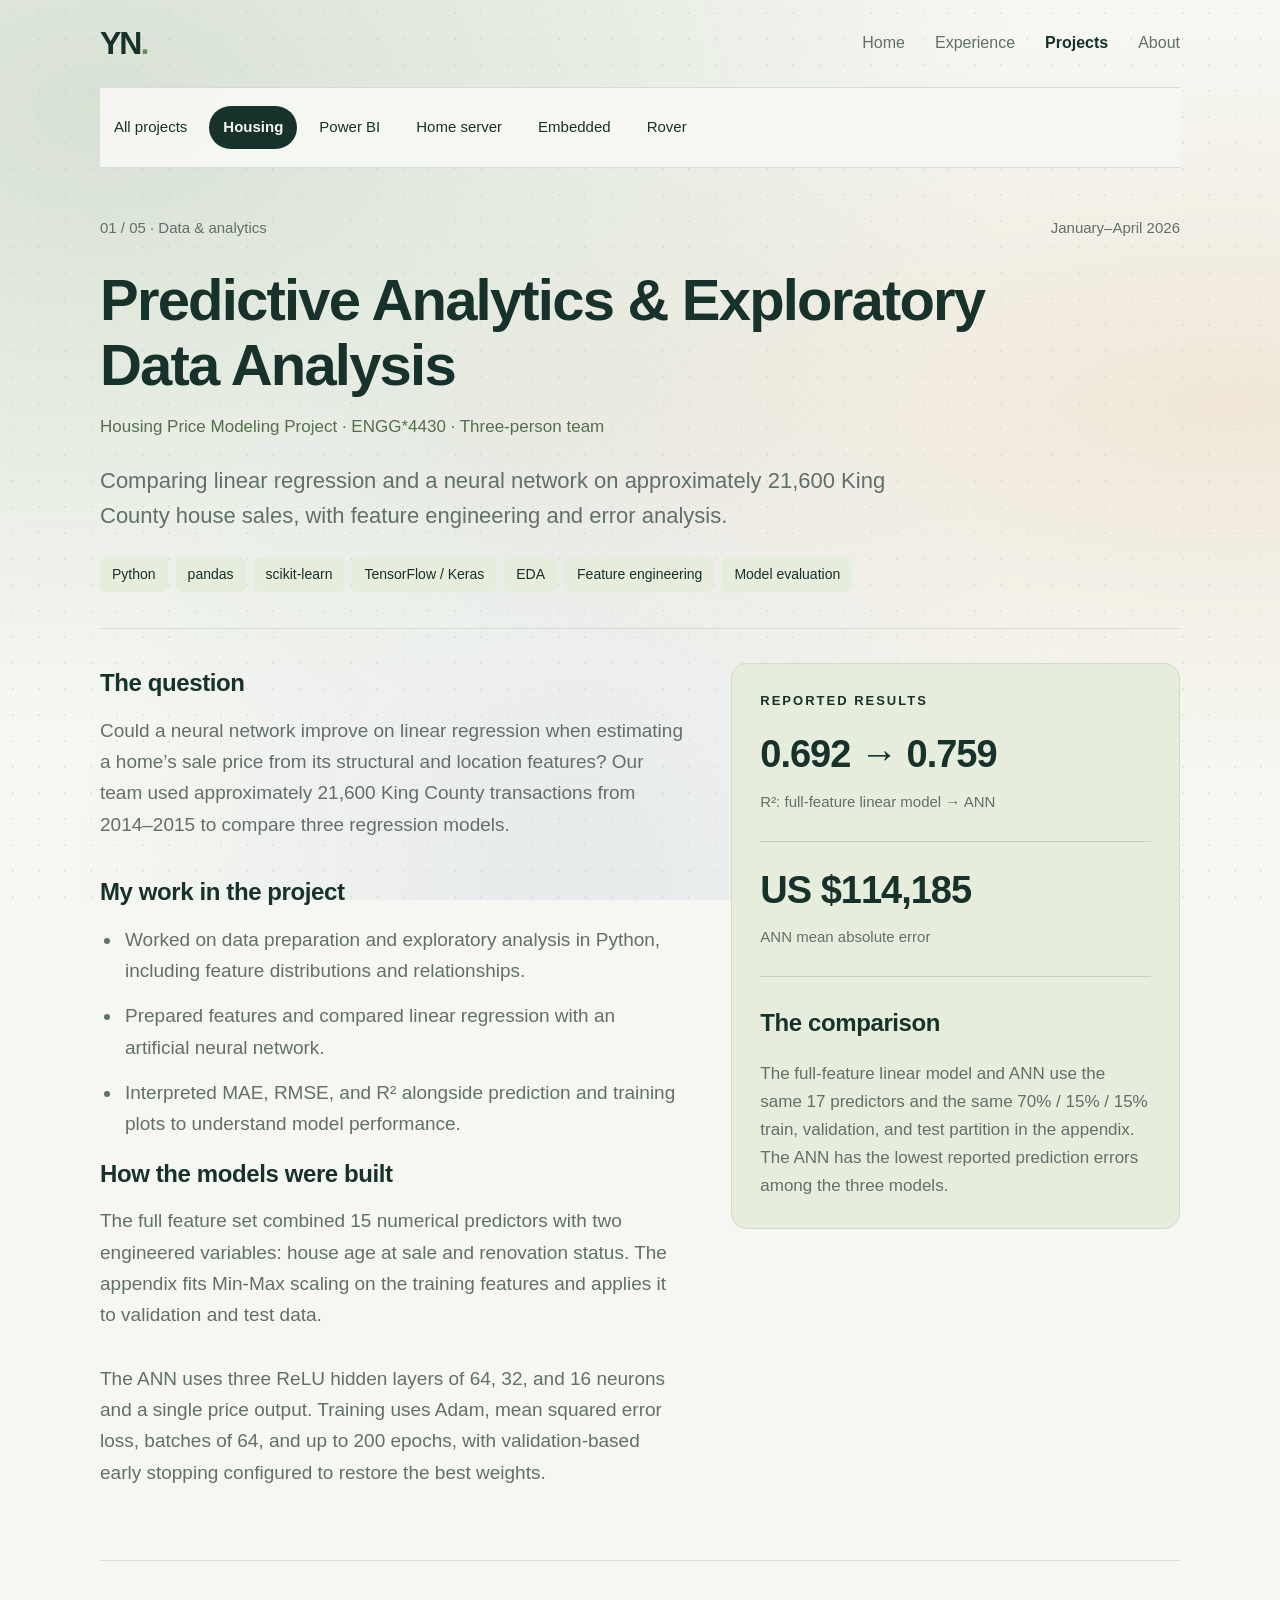
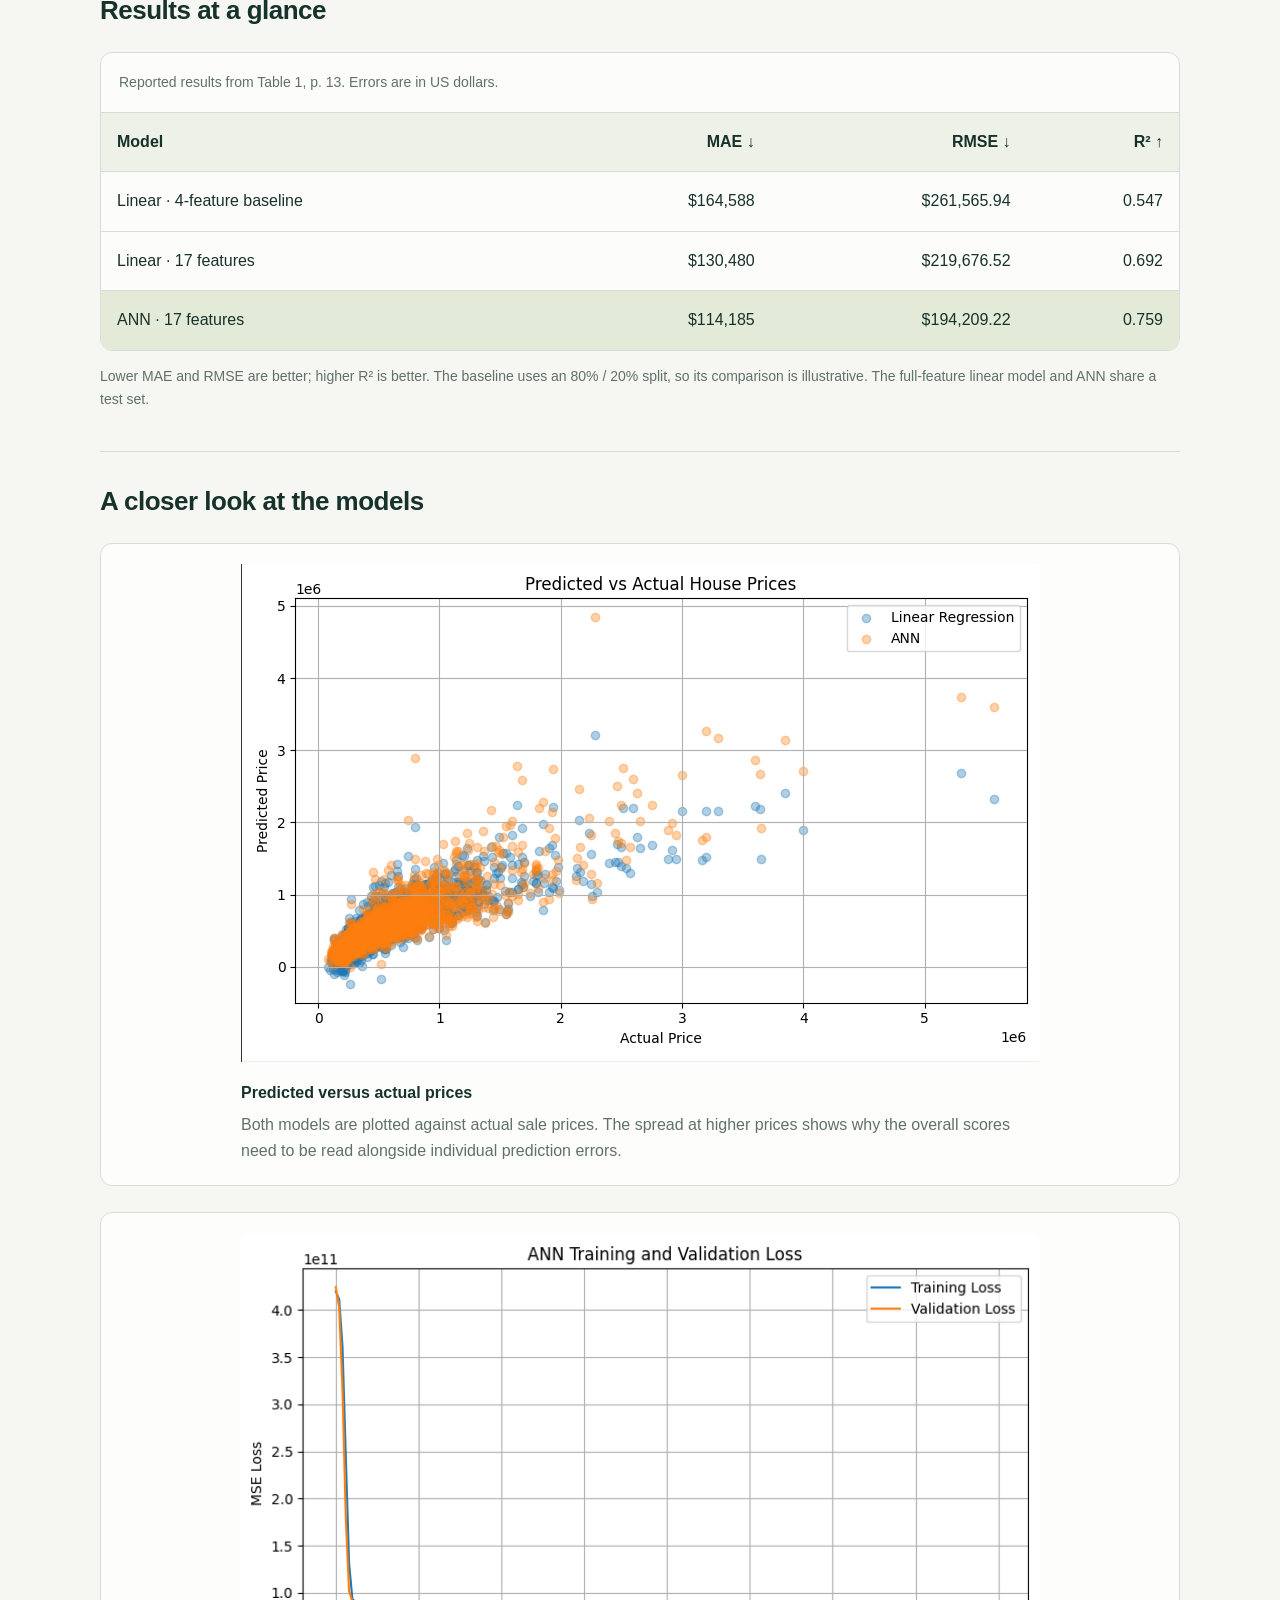
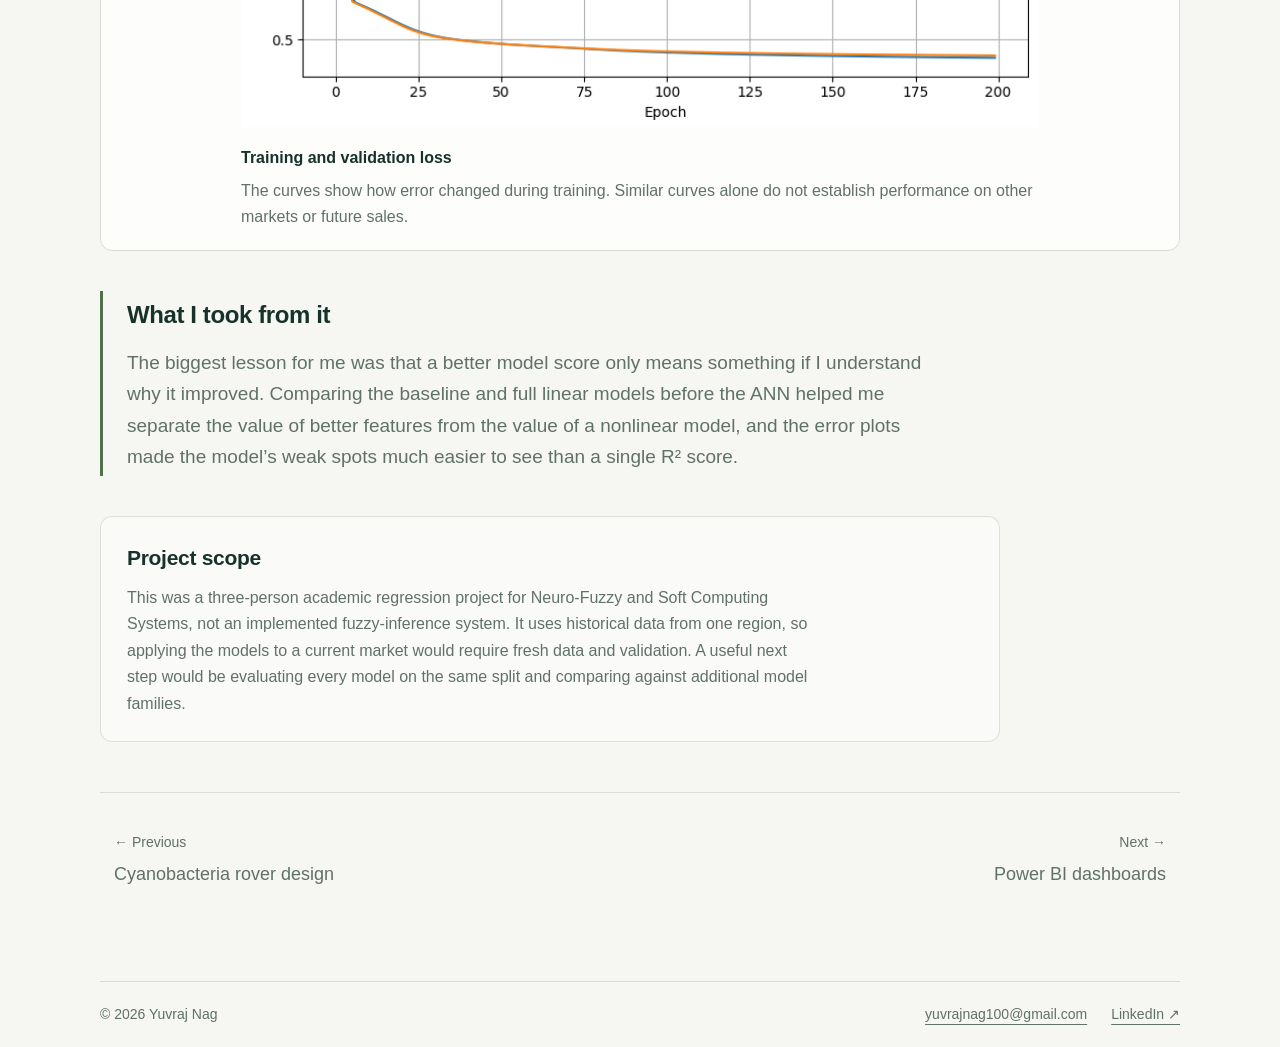
<file: project-housing.html>
<!doctype html>
<html lang="en"><head><meta charset="utf-8"><meta name="viewport" content="width=device-width,initial-scale=1"><meta name="description" content="Comparing linear regression and a neural network on approximately 21,600 King County house sales, with feature engineering and error analysis."><title>Housing price modeling | Yuvraj Nag</title><link rel="stylesheet" href="./styles.css"></head>
<body><a class="skip" href="#main">Skip to content</a><header class="site-header wrap"><a class="brand" href="./index.html" aria-label="Yuvraj Nag home">YN<span>.</span></a><nav aria-label="Main navigation"><a href="./index.html">Home</a><a href="./experience.html">Experience</a><a class="active" href="./projects.html">Projects</a><a href="./about.html">About</a></nav></header>
<main id="main" class="wrap project-main"><nav class="project-switcher" aria-label="Browse projects"><a href="./projects.html">All projects</a><a href="./project-housing.html" aria-current="page">Housing</a><a href="./project-power-bi.html">Power BI</a><a href="./project-homelab.html">Home server</a><a href="./project-embedded.html">Embedded</a><a href="./project-rover.html">Rover</a></nav><article class="case-study theme-0"><header class="case-heading"><div class="case-meta"><span>01 / 05 · Data &amp; analytics</span><span>January–April 2026</span></div><h1>Predictive Analytics &amp; Exploratory Data Analysis</h1><p class="case-subtitle">Housing Price Modeling Project · ENGG*4430 · Three-person team</p><p class="case-lead">Comparing linear regression and a neural network on approximately 21,600 King County house sales, with feature engineering and error analysis.</p><ul class="project-chips" aria-label="Tools and skills"><li>Python</li><li>pandas</li><li>scikit-learn</li><li>TensorFlow / Keras</li><li>EDA</li><li>Feature engineering</li><li>Model evaluation</li></ul></header>
<div class="case-layout"><section class="case-story" aria-label="Project overview">
<h2>The question</h2><p>Could a neural network improve on linear regression when estimating a home’s sale price from its structural and location features? Our team used approximately 21,600 King County transactions from 2014–2015 to compare three regression models.</p>
<h2>My work in the project</h2><ul><li>Worked on data preparation and exploratory analysis in Python, including feature distributions and relationships.</li><li>Prepared features and compared linear regression with an artificial neural network.</li><li>Interpreted MAE, RMSE, and R² alongside prediction and training plots to understand model performance.</li></ul>
<h2>How the models were built</h2><p>The full feature set combined 15 numerical predictors with two engineered variables: house age at sale and renovation status. The appendix fits Min-Max scaling on the training features and applies it to validation and test data.</p><p>The ANN uses three ReLU hidden layers of 64, 32, and 16 neurons and a single price output. Training uses Adam, mean squared error loss, batches of 64, and up to 200 epochs, with validation-based early stopping configured to restore the best weights.</p>
</section><aside class="case-result" aria-label="Reported model results"><p class="eyebrow">REPORTED RESULTS</p><p class="result-highlight">0.692 → 0.759</p><p class="result-caption">R²: full-feature linear model → ANN</p><div class="result-divider"></div><p class="result-highlight">US $114,185</p><p class="result-caption">ANN mean absolute error</p><div class="result-divider"></div><h2>The comparison</h2><p>The full-feature linear model and ANN use the same 17 predictors and the same 70% / 15% / 15% train, validation, and test partition in the appendix. The ANN has the lowest reported prediction errors among the three models.</p></aside></div>
<section class="housing-results" aria-labelledby="housing-results-title"><h2 id="housing-results-title">Results at a glance</h2><div class="housing-table-wrap" role="region" aria-label="Model comparison table" tabindex="0"><table><caption>Reported results from Table 1, p. 13. Errors are in US dollars.</caption><thead><tr><th scope="col">Model</th><th scope="col">MAE ↓</th><th scope="col">RMSE ↓</th><th scope="col">R² ↑</th></tr></thead><tbody><tr><th scope="row">Linear · 4-feature baseline</th><td>$164,588</td><td>$261,565.94</td><td>0.547</td></tr><tr><th scope="row">Linear · 17 features</th><td>$130,480</td><td>$219,676.52</td><td>0.692</td></tr><tr class="housing-ann-row"><th scope="row">ANN · 17 features</th><td>$114,185</td><td>$194,209.22</td><td>0.759</td></tr></tbody></table></div><p class="housing-note">Lower MAE and RMSE are better; higher R² is better. The baseline uses an 80% / 20% split, so its comparison is illustrative. The full-feature linear model and ANN share a test set.</p></section>
<section class="housing-figures" aria-labelledby="housing-figures-title"><h2 id="housing-figures-title">A closer look at the models</h2>
<figure><a href="./assets/housing-predicted-actual.png" aria-label="Open full-size predicted versus actual house price plot"><img src="./assets/housing-predicted-actual.png" width="798" height="498" alt="Scatter plot from the report comparing actual house prices with predictions from full-feature linear regression and the ANN, with wider scatter at higher prices." loading="lazy" decoding="async"></a><figcaption><strong>Predicted versus actual prices</strong><span>Both models are plotted against actual sale prices. The spread at higher prices shows why the overall scores need to be read alongside individual prediction errors.</span></figcaption></figure>
<figure><a href="./assets/housing-training-loss.png" aria-label="Open full-size neural network training and validation loss plot"><img src="./assets/housing-training-loss.png" width="791" height="490" alt="ANN training and validation mean squared error curves falling sharply during early epochs and gradually flattening, with validation loss slightly above training loss." loading="lazy" decoding="async"></a><figcaption><strong>Training and validation loss</strong><span>The curves show how error changed during training. Similar curves alone do not establish performance on other markets or future sales.</span></figcaption></figure>
</section>
<section class="case-takeaway"><h2>What I took from it</h2><p>The biggest lesson for me was that a better model score only means something if I understand why it improved. Comparing the baseline and full linear models before the ANN helped me separate the value of better features from the value of a nonlinear model, and the error plots made the model’s weak spots much easier to see than a single R² score.</p></section>
<section class="project-scope" aria-label="Project scope"><h2>Project scope</h2><p>This was a three-person academic regression project for Neuro-Fuzzy and Soft Computing Systems, not an implemented fuzzy-inference system. It uses historical data from one region, so applying the models to a current market would require fresh data and validation. A useful next step would be evaluating every model on the same split and comparing against additional model families.</p></section>
</article><nav class="project-pagination" aria-label="Previous and next project"><a href="./project-rover.html"><span>← Previous</span><strong>Cyanobacteria rover design</strong></a><a href="./project-power-bi.html"><span>Next →</span><strong>Power BI dashboards</strong></a></nav></main><footer class="site-footer wrap"><span>© 2026 Yuvraj Nag</span><div class="footer-contact"><a href="mailto:yuvrajnag100@gmail.com">yuvrajnag100@gmail.com</a><a href="https://www.linkedin.com/in/yuvraj-nag-0785a8213/">LinkedIn <span aria-hidden="true">↗</span></a></div></footer></body></html>
</file>
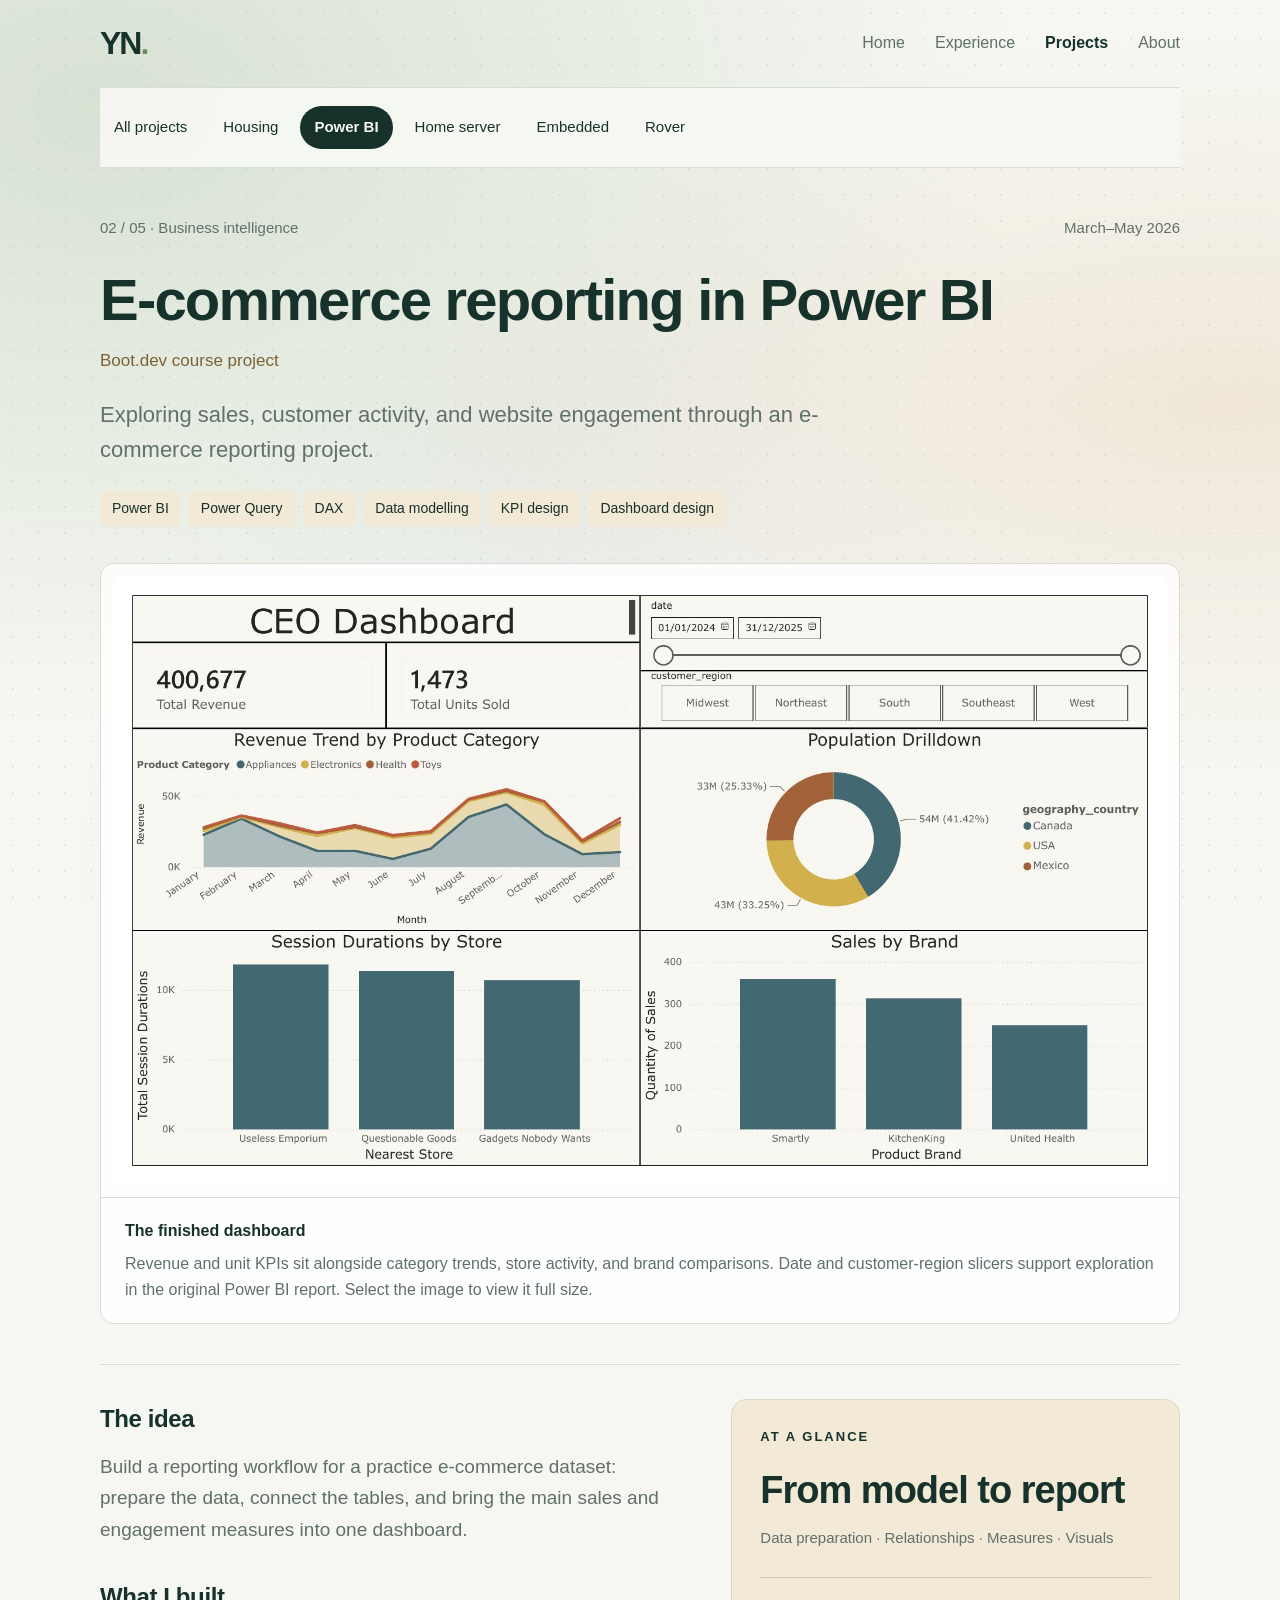
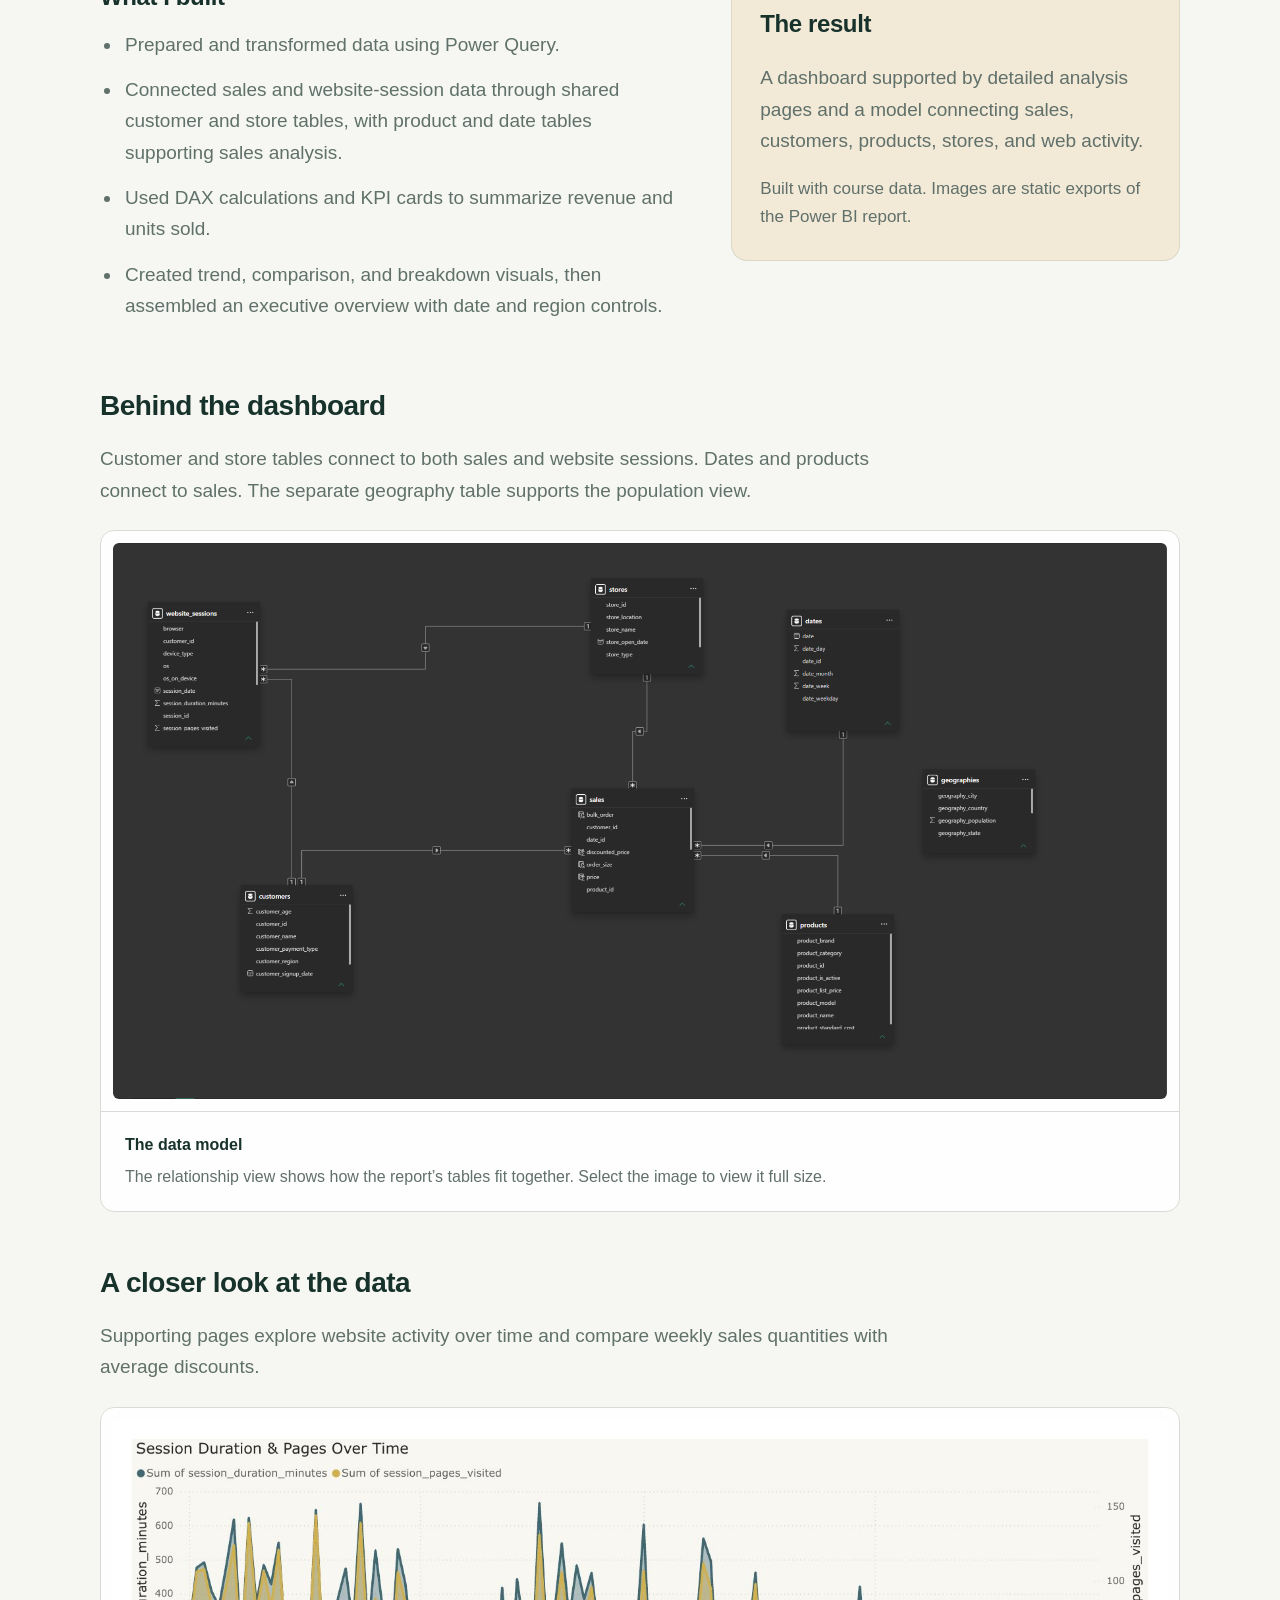
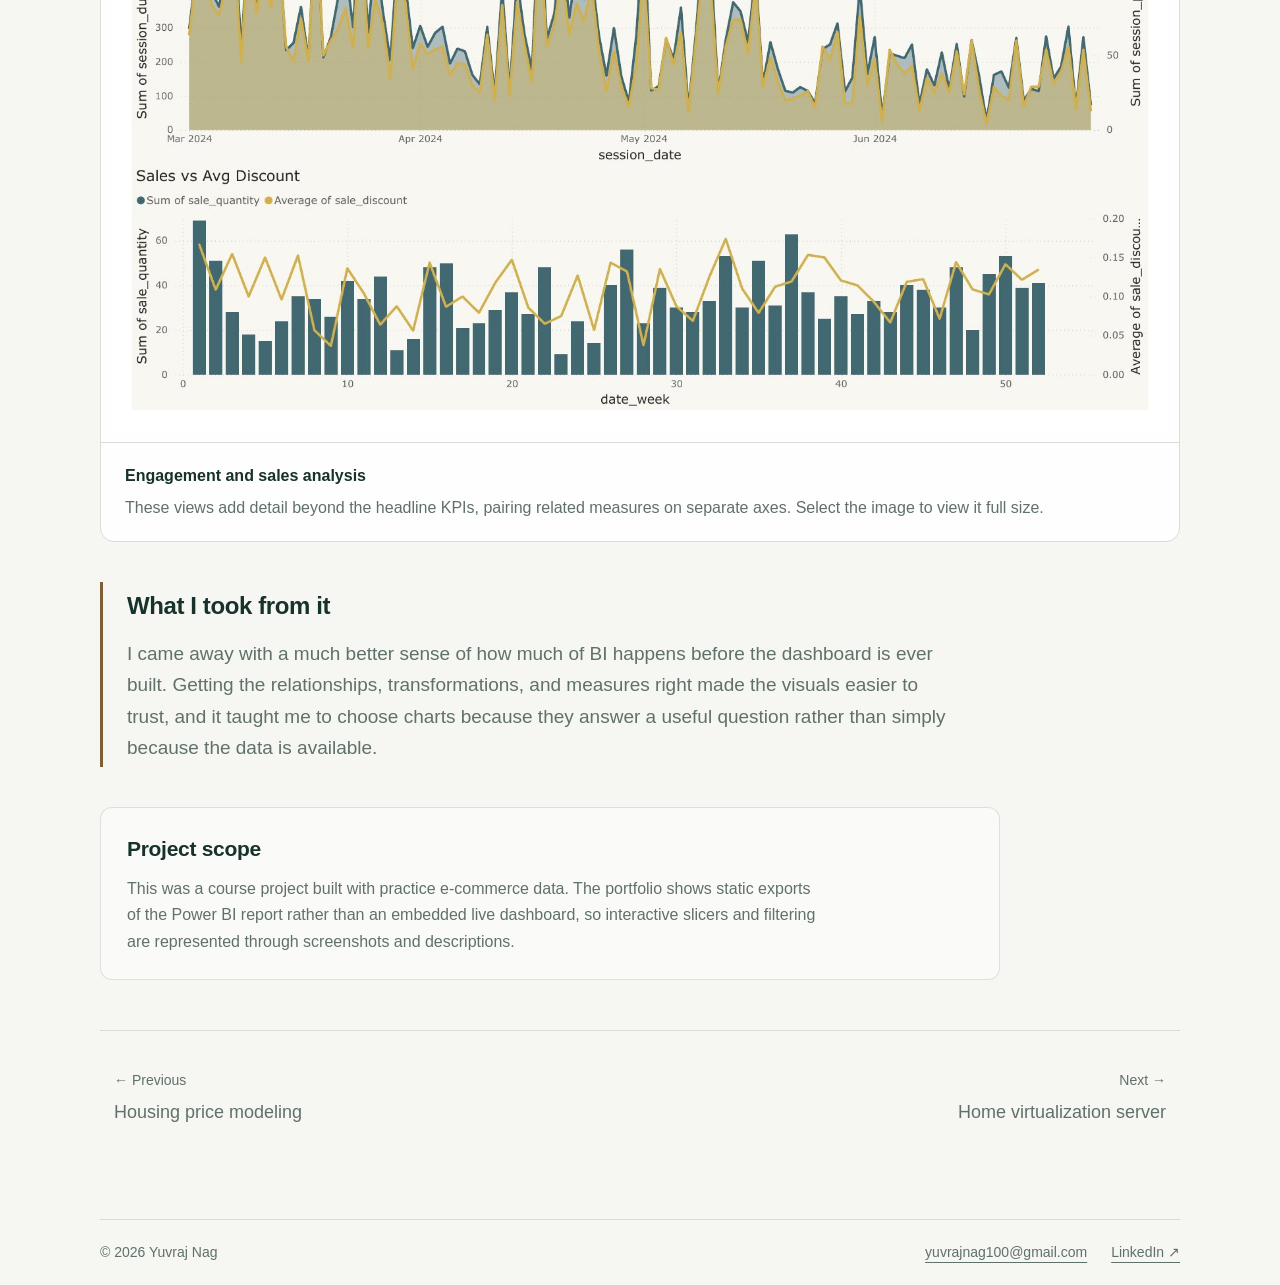
<file: project-power-bi.html>
<!doctype html>
<html lang="en"><head><meta charset="utf-8"><meta name="viewport" content="width=device-width,initial-scale=1"><meta name="description" content="Exploring sales, customer activity, and website engagement through an e-commerce reporting project."><title>Power BI dashboards | Yuvraj Nag</title><link rel="stylesheet" href="./styles.css"></head>
<body><a class="skip" href="#main">Skip to content</a><header class="site-header wrap"><a class="brand" href="./index.html" aria-label="Yuvraj Nag home">YN<span>.</span></a><nav aria-label="Main navigation"><a href="./index.html">Home</a><a href="./experience.html">Experience</a><a class="active" href="./projects.html">Projects</a><a href="./about.html">About</a></nav></header>
<main id="main" class="wrap project-main"><nav class="project-switcher" aria-label="Browse projects"><a href="./projects.html">All projects</a><a href="./project-housing.html">Housing</a><a href="./project-power-bi.html" aria-current="page">Power BI</a><a href="./project-homelab.html">Home server</a><a href="./project-embedded.html">Embedded</a><a href="./project-rover.html">Rover</a></nav><article class="case-study theme-1"><header class="case-heading"><div class="case-meta"><span>02 / 05 · Business intelligence</span><span>March–May 2026</span></div><h1>E-commerce reporting in Power BI</h1><p class="case-subtitle">Boot.dev course project</p><p class="case-lead">Exploring sales, customer activity, and website engagement through an e-commerce reporting project.</p><ul class="project-chips" aria-label="Tools and skills"><li>Power BI</li><li>Power Query</li><li>DAX</li><li>Data modelling</li><li>KPI design</li><li>Dashboard design</li></ul></header><figure class="bi-figure"><a href="./assets/power-bi-dashboard-9.jpg" aria-label="View the finished dashboard at full size"><img src="./assets/power-bi-dashboard-9.jpg" width="1800" height="1041" alt="CEO dashboard showing revenue and units sold, monthly category trends, population, session duration by store, and sales by brand." decoding="async"></a><figcaption><strong>The finished dashboard</strong><span>Revenue and unit KPIs sit alongside category trends, store activity, and brand comparisons. Date and customer-region slicers support exploration in the original Power BI report. Select the image to view it full size.</span></figcaption></figure>
<div class="case-layout"><section class="case-story" aria-label="Project overview"><h2>The idea</h2><p>Build a reporting workflow for a practice e-commerce dataset: prepare the data, connect the tables, and bring the main sales and engagement measures into one dashboard.</p><h2>What I built</h2><ul><li>Prepared and transformed data using Power Query.</li><li>Connected sales and website-session data through shared customer and store tables, with product and date tables supporting sales analysis.</li><li>Used DAX calculations and KPI cards to summarize revenue and units sold.</li><li>Created trend, comparison, and breakdown visuals, then assembled an executive overview with date and region controls.</li></ul></section><aside class="case-result" aria-label="Project scope"><p class="eyebrow">AT A GLANCE</p><p class="result-highlight">From model to report</p><p class="result-caption">Data preparation · Relationships · Measures · Visuals</p><div class="result-divider"></div><h2>The result</h2><p>A dashboard supported by detailed analysis pages and a model connecting sales, customers, products, stores, and web activity.</p><p>Built with course data. Images are static exports of the Power BI report.</p></aside></div>
<section class="bi-section" aria-labelledby="bi-model-title"><h2 id="bi-model-title">Behind the dashboard</h2><p>Customer and store tables connect to both sales and website sessions. Dates and products connect to sales. The separate geography table supports the population view.</p><figure class="bi-figure"><a href="./assets/power-bi-model.png" aria-label="View the data model at full size"><img src="./assets/power-bi-model.png" width="2048" height="1080" alt="Power BI relationship view showing sales and website sessions connected to shared customer and store tables, with date and product relationships and a separate geography table." loading="lazy" decoding="async"></a><figcaption><strong>The data model</strong><span>The relationship view shows how the report’s tables fit together. Select the image to view it full size.</span></figcaption></figure></section>
<section class="bi-section" aria-labelledby="bi-analysis-title"><h2 id="bi-analysis-title">A closer look at the data</h2><p>Supporting pages explore website activity over time and compare weekly sales quantities with average discounts.</p><figure class="bi-figure"><a href="./assets/power-bi-analysis-5.jpg" aria-label="View engagement and sales analysis at full size"><img src="./assets/power-bi-analysis-5.jpg" width="1600" height="926" alt="Two charts: session duration and pages visited over time, and weekly sales quantities compared with average discounts." loading="lazy" decoding="async"></a><figcaption><strong>Engagement and sales analysis</strong><span>These views add detail beyond the headline KPIs, pairing related measures on separate axes. Select the image to view it full size.</span></figcaption></figure></section>
<section class="case-takeaway"><h2>What I took from it</h2><p>I came away with a much better sense of how much of BI happens before the dashboard is ever built. Getting the relationships, transformations, and measures right made the visuals easier to trust, and it taught me to choose charts because they answer a useful question rather than simply because the data is available.</p></section><section class="project-scope" aria-label="Project scope"><h2>Project scope</h2><p>This was a course project built with practice e-commerce data. The portfolio shows static exports of the Power BI report rather than an embedded live dashboard, so interactive slicers and filtering are represented through screenshots and descriptions.</p></section></article><nav class="project-pagination" aria-label="Previous and next project"><a href="./project-housing.html"><span>← Previous</span><strong>Housing price modeling</strong></a><a href="./project-homelab.html"><span>Next →</span><strong>Home virtualization server</strong></a></nav></main><footer class="site-footer wrap"><span>© 2026 Yuvraj Nag</span><div class="footer-contact"><a href="mailto:yuvrajnag100@gmail.com">yuvrajnag100@gmail.com</a><a href="https://www.linkedin.com/in/yuvraj-nag-0785a8213/">LinkedIn <span aria-hidden="true">↗</span></a></div></footer></body></html>
</file>
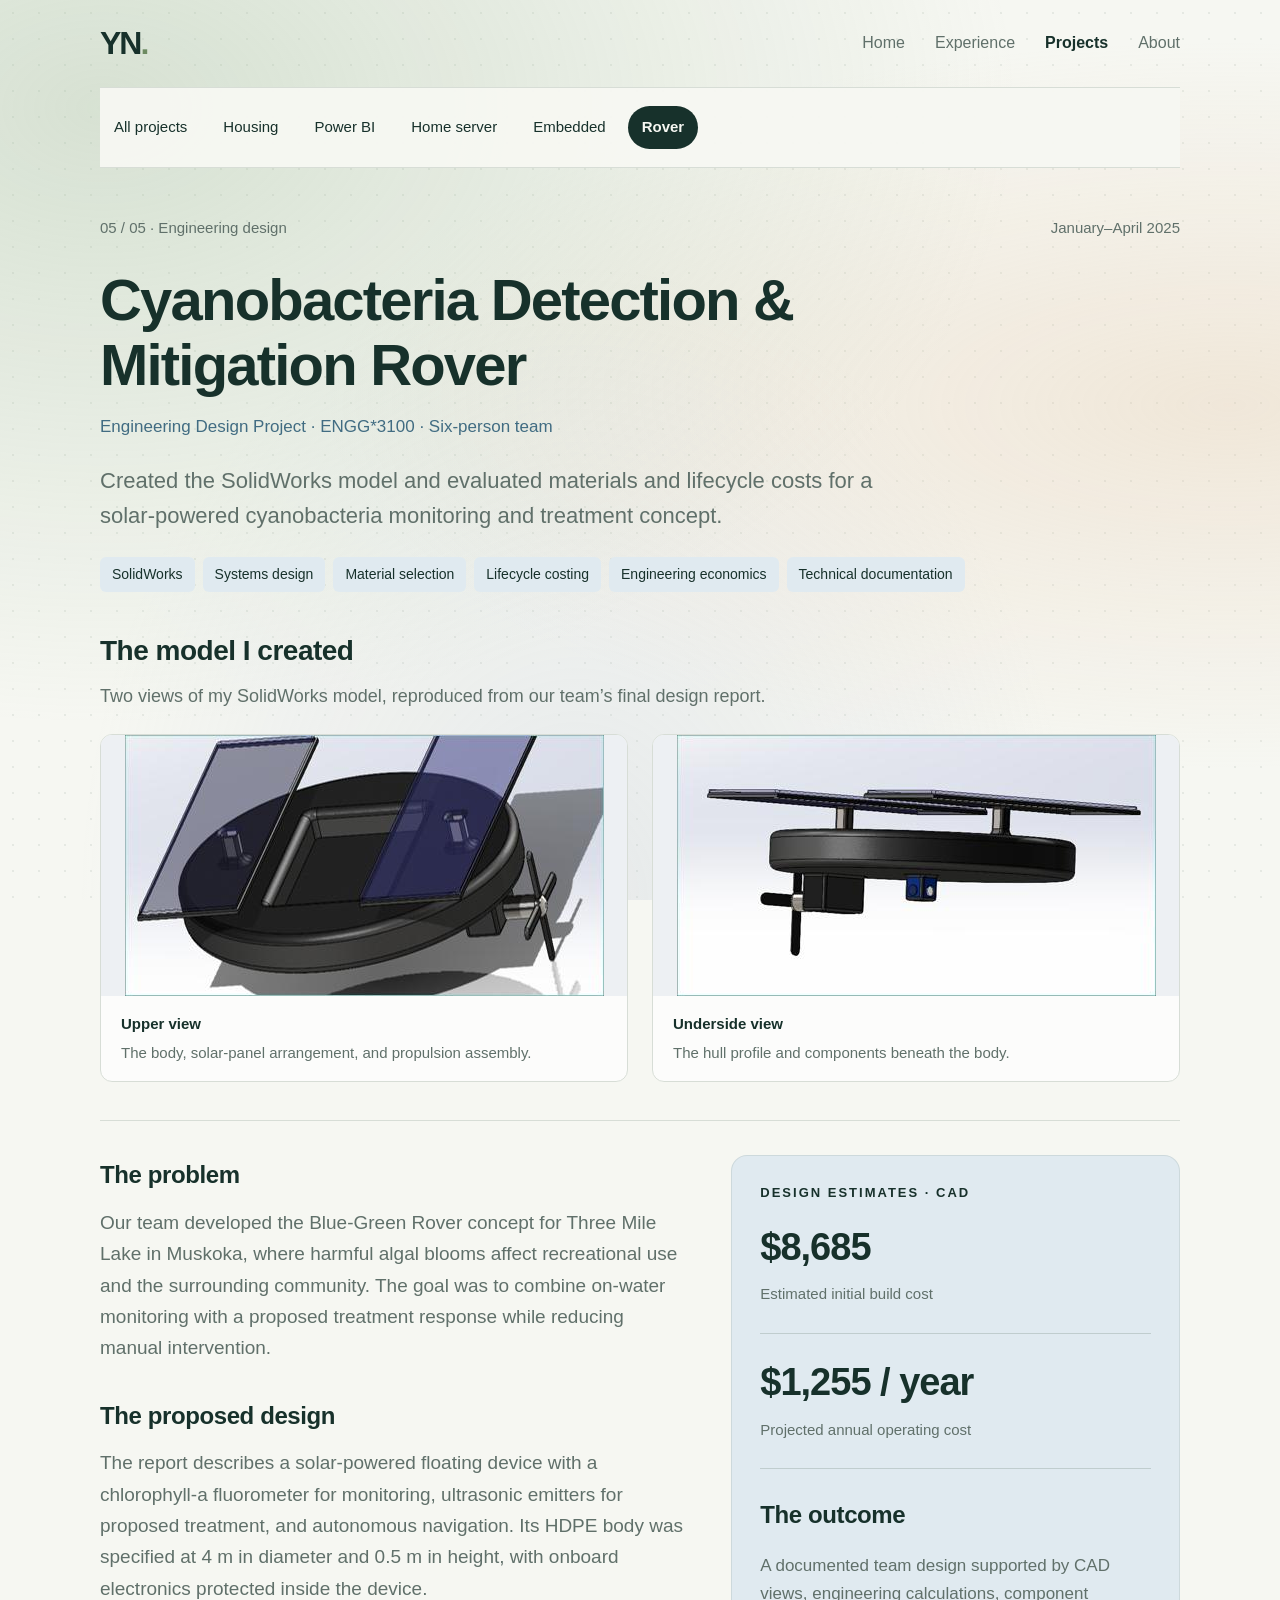
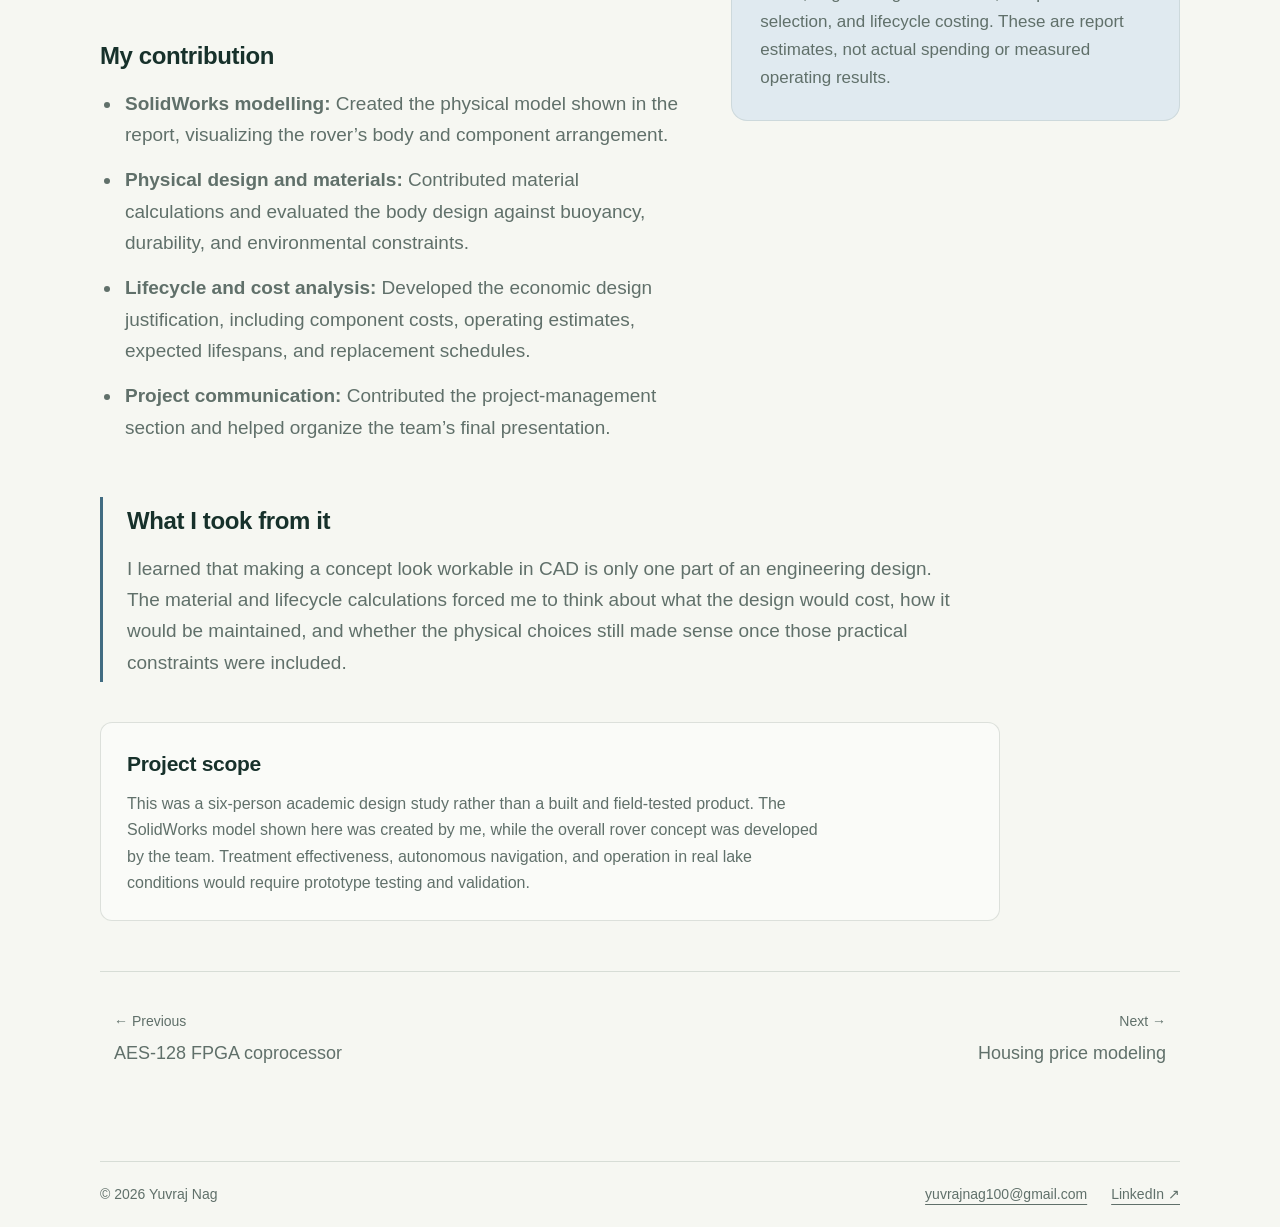
<file: project-rover.html>
<!doctype html>
<html lang="en"><head><meta charset="utf-8"><meta name="viewport" content="width=device-width,initial-scale=1"><meta name="description" content="Created the SolidWorks model and evaluated materials and lifecycle costs for a solar-powered cyanobacteria monitoring and treatment concept."><title>Cyanobacteria rover design | Yuvraj Nag</title><link rel="stylesheet" href="./styles.css"></head>
<body><a class="skip" href="#main">Skip to content</a><header class="site-header wrap"><a class="brand" href="./index.html" aria-label="Yuvraj Nag home">YN<span>.</span></a><nav aria-label="Main navigation"><a href="./index.html">Home</a><a href="./experience.html">Experience</a><a class="active" href="./projects.html">Projects</a><a href="./about.html">About</a></nav></header>
<main id="main" class="wrap project-main"><nav class="project-switcher" aria-label="Browse projects"><a href="./projects.html">All projects</a><a href="./project-housing.html">Housing</a><a href="./project-power-bi.html">Power BI</a><a href="./project-homelab.html">Home server</a><a href="./project-embedded.html">Embedded</a><a href="./project-rover.html" aria-current="page">Rover</a></nav><article class="case-study theme-4"><header class="case-heading"><div class="case-meta"><span>05 / 05 · Engineering design</span><span>January–April 2025</span></div><h1>Cyanobacteria Detection &amp; Mitigation Rover</h1><p class="case-subtitle">Engineering Design Project · ENGG*3100 · Six-person team</p><p class="case-lead">Created the SolidWorks model and evaluated materials and lifecycle costs for a solar-powered cyanobacteria monitoring and treatment concept.</p><ul class="project-chips" aria-label="Tools and skills"><li>SolidWorks</li><li>Systems design</li><li>Material selection</li><li>Lifecycle costing</li><li>Engineering economics</li><li>Technical documentation</li></ul></header>
<section class="rover-models" aria-labelledby="rover-model-heading">
  <div class="rover-section-heading"><h2 id="rover-model-heading">The model I created</h2><p>Two views of my SolidWorks model, reproduced from our team’s final design report.</p></div>
  <div class="rover-image-grid">
    <figure><a href="./assets/rover-solidworks-upper.jpg" aria-label="Open upper view of the SolidWorks rover model"><img src="./assets/rover-solidworks-upper.jpg" width="479" height="261" alt="Upper perspective of Yuvraj’s SolidWorks rover model, showing the circular body, raised solar-panel supports, and rear propulsion assembly." decoding="async"></a><figcaption><strong>Upper view</strong><span>The body, solar-panel arrangement, and propulsion assembly.</span></figcaption></figure>
    <figure><a href="./assets/rover-solidworks-lower.jpg" aria-label="Open underside view of the SolidWorks rover model"><img src="./assets/rover-solidworks-lower.jpg" width="479" height="261" alt="Lower side view of the SolidWorks rover model, showing the hull profile, propeller, and components mounted beneath the body." decoding="async"></a><figcaption><strong>Underside view</strong><span>The hull profile and components beneath the body.</span></figcaption></figure>
  </div>
</section>
<div class="case-layout">
<section class="case-story" aria-label="Project overview">
<h2>The problem</h2><p>Our team developed the Blue-Green Rover concept for Three Mile Lake in Muskoka, where harmful algal blooms affect recreational use and the surrounding community. The goal was to combine on-water monitoring with a proposed treatment response while reducing manual intervention.</p>
<h2>The proposed design</h2><p>The report describes a solar-powered floating device with a chlorophyll-a fluorometer for monitoring, ultrasonic emitters for proposed treatment, and autonomous navigation. Its HDPE body was specified at 4 m in diameter and 0.5 m in height, with onboard electronics protected inside the device.</p>
<h2>My contribution</h2><ul>
<li><strong>SolidWorks modelling:</strong> Created the physical model shown in the report, visualizing the rover’s body and component arrangement.</li>
<li><strong>Physical design and materials:</strong> Contributed material calculations and evaluated the body design against buoyancy, durability, and environmental constraints.</li>
<li><strong>Lifecycle and cost analysis:</strong> Developed the economic design justification, including component costs, operating estimates, expected lifespans, and replacement schedules.</li>
<li><strong>Project communication:</strong> Contributed the project-management section and helped organize the team’s final presentation.</li>
</ul>
</section>
<aside class="case-result" aria-label="Design estimates">
<p class="eyebrow">DESIGN ESTIMATES · CAD</p>
<p class="result-highlight">$8,685</p><p class="result-caption">Estimated initial build cost</p>
<div class="result-divider"></div>
<p class="result-highlight">$1,255 / year</p><p class="result-caption">Projected annual operating cost</p>
<div class="result-divider"></div>
<h2>The outcome</h2><p>A documented team design supported by CAD views, engineering calculations, component selection, and lifecycle costing. These are report estimates, not actual spending or measured operating results.</p>
</aside>
</div>
<section class="case-takeaway"><h2>What I took from it</h2><p>I learned that making a concept look workable in CAD is only one part of an engineering design. The material and lifecycle calculations forced me to think about what the design would cost, how it would be maintained, and whether the physical choices still made sense once those practical constraints were included.</p></section>
<section class="project-scope" aria-label="Project scope"><h2>Project scope</h2><p>This was a six-person academic design study rather than a built and field-tested product. The SolidWorks model shown here was created by me, while the overall rover concept was developed by the team. Treatment effectiveness, autonomous navigation, and operation in real lake conditions would require prototype testing and validation.</p></section>
</article><nav class="project-pagination" aria-label="Previous and next project"><a href="./project-embedded.html"><span>← Previous</span><strong>AES-128 FPGA coprocessor</strong></a><a href="./project-housing.html"><span>Next →</span><strong>Housing price modeling</strong></a></nav></main><footer class="site-footer wrap"><span>© 2026 Yuvraj Nag</span><div class="footer-contact"><a href="mailto:yuvrajnag100@gmail.com">yuvrajnag100@gmail.com</a><a href="https://www.linkedin.com/in/yuvraj-nag-0785a8213/">LinkedIn <span aria-hidden="true">↗</span></a></div></footer></body></html>
</file>
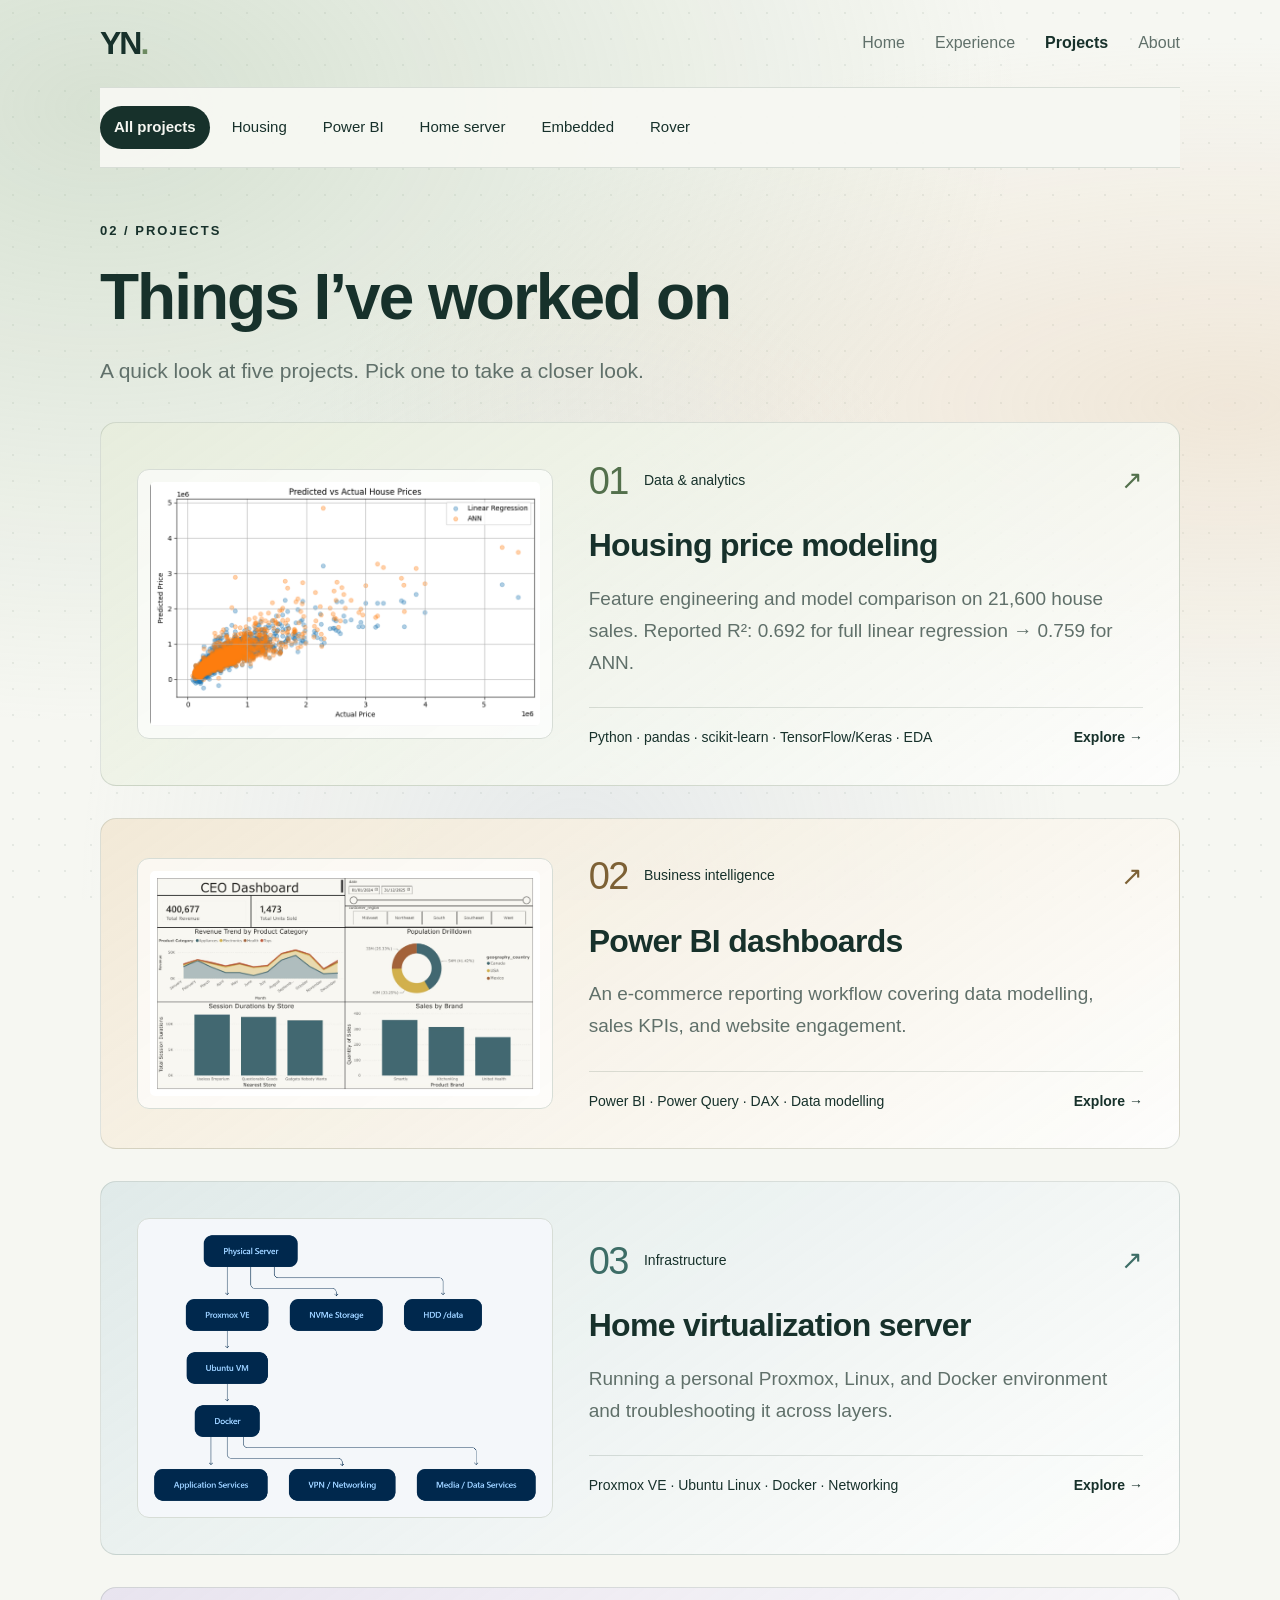
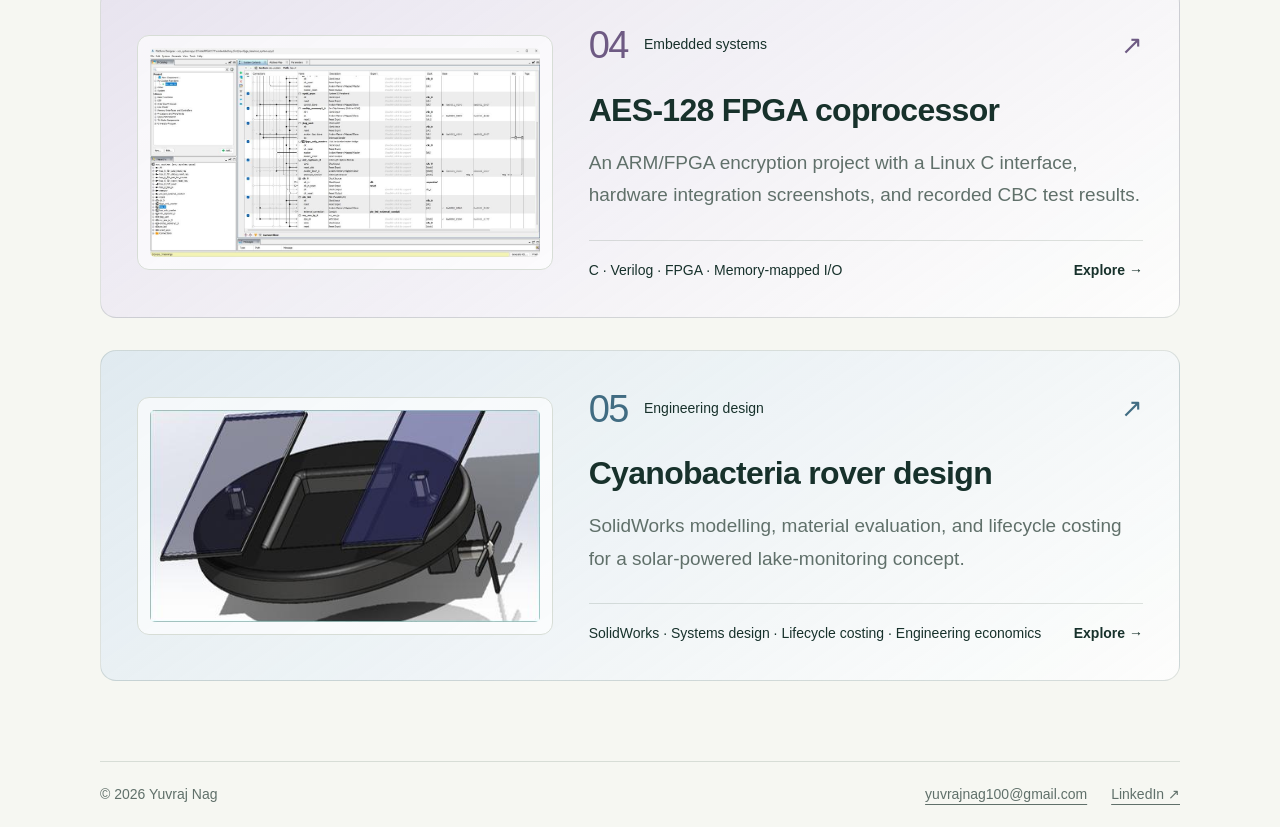
<file: projects.html>
<!doctype html>
<html lang="en"><head><meta charset="utf-8"><meta name="viewport" content="width=device-width,initial-scale=1"><meta name="description" content="Explore Yuvraj Nag’s analytics, reporting, infrastructure, and engineering projects."><title>Projects | Yuvraj Nag</title><link rel="stylesheet" href="./styles.css"></head>
<body><a class="skip" href="#main">Skip to content</a><header class="site-header wrap"><a class="brand" href="./index.html" aria-label="Yuvraj Nag home">YN<span>.</span></a><nav aria-label="Main navigation"><a href="./index.html">Home</a><a href="./experience.html">Experience</a><a class="active" href="./projects.html" aria-current="page">Projects</a><a href="./about.html">About</a></nav></header>
<main id="main" class="wrap project-main project-overview"><nav class="project-switcher" aria-label="Browse projects"><a href="./projects.html" aria-current="page">All projects</a><a href="./project-housing.html">Housing</a><a href="./project-power-bi.html">Power BI</a><a href="./project-homelab.html">Home server</a><a href="./project-embedded.html">Embedded</a><a href="./project-rover.html">Rover</a></nav><header class="project-overview-heading"><p class="eyebrow">02 / PROJECTS</p><h1>Things I’ve worked on</h1><p>A quick look at five projects. Pick one to take a closer look.</p></header><section class="project-gallery" aria-label="Project summaries"><a class="project-tile theme-0 has-preview" href="./project-housing.html"><div class="tile-preview"><img class="housing-tile-image" src="./assets/housing-predicted-actual.png" width="798" height="498" alt="Predicted versus actual house prices for linear regression and ANN." loading="lazy" decoding="async"></div><div class="tile-content"><div class="tile-top"><span class="tile-number">01</span><span class="tile-category">Data &amp; analytics</span><span class="tile-arrow" aria-hidden="true">↗</span></div><h2>Housing price modeling</h2><p>Feature engineering and model comparison on 21,600 house sales. Reported R²: 0.692 for full linear regression → 0.759 for ANN.</p><div class="tile-bottom"><span>Python · pandas · scikit-learn · TensorFlow/Keras · EDA</span><span class="tile-open">Explore <span aria-hidden="true">→</span></span></div></div></a><a class="project-tile theme-1 has-preview" href="./project-power-bi.html"><div class="tile-preview"><img src="./assets/power-bi-dashboard-9.jpg" width="1800" height="1041" alt="Power BI e-commerce dashboard overview." loading="lazy" decoding="async"></div><div class="tile-content"><div class="tile-top"><span class="tile-number">02</span><span class="tile-category">Business intelligence</span><span class="tile-arrow" aria-hidden="true">↗</span></div><h2>Power BI dashboards</h2><p>An e-commerce reporting workflow covering data modelling, sales KPIs, and website engagement.</p><div class="tile-bottom"><span>Power BI · Power Query · DAX · Data modelling</span><span class="tile-open">Explore <span aria-hidden="true">→</span></span></div></div></a><a class="project-tile theme-2 has-preview" href="./project-homelab.html"><div class="tile-preview server-preview"><img src="./assets/server-architecture.png" width="1469" height="1032" alt="Home server architecture: Proxmox, Ubuntu, Docker, storage, and services." loading="lazy" decoding="async"></div><div class="tile-content"><div class="tile-top"><span class="tile-number">03</span><span class="tile-category">Infrastructure</span><span class="tile-arrow" aria-hidden="true">↗</span></div><h2>Home virtualization server</h2><p>Running a personal Proxmox, Linux, and Docker environment and troubleshooting it across layers.</p><div class="tile-bottom"><span>Proxmox VE · Ubuntu Linux · Docker · Networking</span><span class="tile-open">Explore <span aria-hidden="true">→</span></span></div></div></a><a class="project-tile theme-3 has-preview" href="./project-embedded.html"><div class="tile-preview"><img src="./assets/embedded-system-integration.jpg" width="1104" height="593" alt="AES coprocessor integrated in Platform Designer." loading="lazy" decoding="async"></div><div class="tile-content"><div class="tile-top"><span class="tile-number">04</span><span class="tile-category">Embedded systems</span><span class="tile-arrow" aria-hidden="true">↗</span></div><h2>AES-128 FPGA coprocessor</h2><p>An ARM/FPGA encryption project with a Linux C interface, hardware integration screenshots, and recorded CBC test results.</p><div class="tile-bottom"><span>C · Verilog · FPGA · Memory-mapped I/O</span><span class="tile-open">Explore <span aria-hidden="true">→</span></span></div></div></a><a class="project-tile theme-4 has-preview" href="./project-rover.html"><div class="tile-preview"><img class="rover-tile-image" src="./assets/rover-solidworks-upper.jpg" width="479" height="261" alt="SolidWorks model of the Blue-Green Rover created by Yuvraj Nag." loading="lazy" decoding="async"></div><div class="tile-content"><div class="tile-top"><span class="tile-number">05</span><span class="tile-category">Engineering design</span><span class="tile-arrow" aria-hidden="true">↗</span></div><h2>Cyanobacteria rover design</h2><p>SolidWorks modelling, material evaluation, and lifecycle costing for a solar-powered lake-monitoring concept.</p><div class="tile-bottom"><span>SolidWorks · Systems design · Lifecycle costing · Engineering economics</span><span class="tile-open">Explore <span aria-hidden="true">→</span></span></div></div></a></section></main><footer class="site-footer wrap"><span>© 2026 Yuvraj Nag</span><div class="footer-contact"><a href="mailto:yuvrajnag100@gmail.com">yuvrajnag100@gmail.com</a><a href="https://www.linkedin.com/in/yuvraj-nag-0785a8213/">LinkedIn <span aria-hidden="true">↗</span></a></div></footer></body></html>
</file>
<file: styles.css>
:root{--paper:#f6f7f2;--ink:#17312b;--muted:#60706a;--line:#d7ddd6;--accent:#6e8b62;--max:1080px}*{box-sizing:border-box}html{scroll-behavior:smooth}body{margin:0;background:var(--paper);color:var(--ink);font-family:Arial,Helvetica,sans-serif;font-size:19px;line-height:1.65}a{color:inherit;text-underline-offset:5px}.wrap{width:min(100% - 48px,var(--max));margin-inline:auto}.skip{position:absolute;top:-100px;left:16px;background:#fff;padding:10px;z-index:10}.skip:focus{top:12px}:focus-visible{outline:3px solid #75965f;outline-offset:4px}.site-header{height:88px;display:flex;align-items:center;justify-content:space-between;border-bottom:1px solid var(--line)}.brand{font-size:32px;font-weight:800;letter-spacing:-2px;text-decoration:none}.brand span{color:var(--accent)}nav{display:flex;gap:30px;font-size:16px}nav a{text-decoration:none;color:var(--muted)}nav a:hover,nav a.active{color:var(--ink)}nav a.active{font-weight:700}.eyebrow{font-size:13px;line-height:1.4;font-weight:700;letter-spacing:2px;margin:0 0 22px}.home-main{min-height:calc(100vh - 154px);display:grid;grid-template-columns:minmax(0,1.2fr) minmax(0,1fr);gap:64px;align-items:center;padding-top:70px;padding-bottom:70px}.home-intro h1,.page-heading h1{font-size:clamp(44px,6vw,72px);line-height:1.02;letter-spacing:-3.5px;margin:0 0 28px}.lead{max-width:590px;font-size:21px;color:var(--muted)}.availability{font-size:15px;color:var(--muted);margin-top:34px}.availability span{color:var(--accent);margin-right:5px}.home-links{border-top:1px solid var(--line)}.home-link{display:grid;grid-template-columns:34px 1fr auto;gap:18px;align-items:center;padding:26px 4px;border-bottom:1px solid var(--line);text-decoration:none;transition:padding .18s ease,background .18s ease}.home-link:hover{padding-left:14px;background:rgba(255,255,255,.45)}.home-link strong{display:block;font-size:30px;letter-spacing:-.5px}.link-number{display:block;color:var(--muted);font-size:14px}.arrow{font-size:20px}.site-footer{min-height:66px;display:flex;align-items:center;justify-content:space-between;border-top:1px solid var(--line);font-size:14px;color:var(--muted)}.page-main{padding-top:74px;padding-bottom:100px}.page-heading{max-width:760px;margin-bottom:70px}.page-heading>p:not(.eyebrow){color:var(--muted);font-size:21px;max-width:680px}.page-heading h1{font-size:clamp(46px,5.5vw,68px)}.project-list,.timeline{border-top:1px solid var(--line)}.project-row{display:grid;grid-template-columns:260px minmax(0,1fr);gap:55px;padding:38px 0;border-bottom:1px solid var(--line)}.project-meta{display:flex;flex-direction:column;align-items:flex-start;gap:14px}.tag{font-size:12px;font-weight:700;letter-spacing:1px;border:1px solid #bdc8bb;padding:4px 7px;border-radius:3px}.date{font-size:14px;color:var(--muted)}.project-copy{max-width:690px}.project-copy h2,.job h2{font-size:32px;line-height:1.2;letter-spacing:-.8px;margin:0 0 5px}.subtitle{font-size:15px;color:var(--muted);margin:0 0 16px}.project-copy>p:not(.subtitle):not(.tools),.job>div:last-child{color:var(--muted)}.tools{font-size:14px;color:#496447;margin-top:22px}.metrics{display:flex;gap:55px;margin:25px 0}.metrics strong{display:block;font-size:30px;line-height:1.2}.metrics span{display:block;font-size:13px;color:var(--muted)}details{border-top:1px solid var(--line);padding-top:14px;margin-top:22px}summary{display:flex;justify-content:space-between;cursor:pointer;list-style:none;font-size:15px;font-weight:700}summary::-webkit-details-marker{display:none}details[open] summary span{transform:rotate(45deg)}.detail{padding-top:8px;color:var(--muted);font-size:17px}.detail h3{font-size:16px;color:var(--ink);margin:18px 0 4px}.job{display:grid;grid-template-columns:1fr 1.5fr;gap:70px;padding:38px 0;border-bottom:1px solid var(--line)}.job p{margin-top:0}.job ul{padding-left:18px;margin-top:0}.job li{margin-bottom:10px}.about-grid{display:grid;grid-template-columns:1fr 1fr;gap:80px;padding:38px 0 80px;border-top:1px solid var(--line)}.about-grid h2{font-size:30px;margin-top:0}.about-grid p{color:var(--muted)}.skill-groups>div{padding:0 0 18px;margin-bottom:18px;border-bottom:1px solid var(--line)}.skill-groups h3{font-size:15px;text-transform:uppercase;letter-spacing:1px;margin:0 0 5px}.skill-groups p{margin:0}.contact-panel{background:var(--ink);color:var(--paper);padding:44px;border-radius:10px}.contact-panel h2{font-size:34px;letter-spacing:-1px;margin:0 0 8px}.contact-panel>p:not(.eyebrow){color:#cbd7d1}.contact-links{display:flex;align-items:center;gap:24px;margin-top:24px}.button{display:inline-block;background:#c9eb96;color:var(--ink);font-size:16px;font-weight:700;text-decoration:none;padding:12px 18px;border-radius:5px}
@media(max-width:900px){.wrap{width:min(100% - 36px,var(--max))}.site-header{min-height:88px;height:auto;gap:16px;flex-wrap:wrap;padding-block:16px}nav{gap:17px;font-size:15px}.home-main{grid-template-columns:1fr;gap:52px;align-content:center;padding-top:52px;padding-bottom:60px}.home-intro h1,.page-heading h1{font-size:45px;letter-spacing:-2.3px}.lead{font-size:19px}.page-main{padding-top:52px;padding-bottom:70px}.page-heading{margin-bottom:46px}.project-row,.job,.about-grid{grid-template-columns:1fr;gap:22px}.project-row,.job{padding:30px 0}.project-meta{flex-direction:row;flex-wrap:wrap;justify-content:space-between;align-items:center}.about-grid{gap:35px;padding-bottom:55px}.contact-panel{padding:30px}.site-footer{flex-wrap:wrap;gap:12px;padding-top:20px;padding-bottom:20px}}
@media(max-width:430px){nav{gap:14px;font-size:15px;flex-wrap:wrap}.brand{font-size:28px}.home-intro h1,.page-heading h1{font-size:39px}.home-link{grid-template-columns:26px 1fr auto;gap:11px}.home-link strong{font-size:26px}.contact-links{align-items:flex-start;flex-direction:column}.metrics{gap:30px;flex-wrap:wrap}}@media(prefers-reduced-motion:reduce){html{scroll-behavior:auto}.home-link{transition:none}}

/* Short introduction and readable text at every screen size. */
.home-intro h1{font-size:clamp(48px,5.7vw,72px);letter-spacing:-2.5px;line-height:1.08;overflow-wrap:normal}
.intro-label{font-size:22px;font-weight:600;letter-spacing:-.3px;margin:32px 0 10px}
.home-intro .lead{margin-top:0}
.home-link{padding-block:30px}
.home-link>span:nth-child(2){min-width:0}

.site-footer{gap:16px;flex-wrap:wrap;padding-block:20px}
.site-footer a{overflow-wrap:anywhere}
.project-copy,.job>div,.about-grid>div{min-width:0}
.project-copy h2,.job h2{overflow-wrap:anywhere}
.page-heading h1{line-height:1.12}
@media(max-width:430px){.home-intro h1{font-size:48px;letter-spacing:-2px}.home-main{gap:40px}.lead{font-size:20px}.page-heading h1{font-size:42px}.home-link strong{font-size:28px}.project-copy h2,.job h2{font-size:28px}}

/* A quiet wash of colour with a light dotted texture. No image downloads. */
body{
  isolation:isolate;
  background-color:var(--paper);
}
body::before{
  content:"";
  position:fixed;
  inset:0;
  z-index:-1;
  pointer-events:none;
  background:
    radial-gradient(ellipse at 8% 12%,rgba(155,185,151,.34),transparent 55%),
    radial-gradient(ellipse at 96% 45%,rgba(228,195,160,.30),transparent 52%),
    radial-gradient(ellipse at 45% 100%,rgba(181,192,212,.23),transparent 50%),
    radial-gradient(circle,rgba(58,86,65,.09) .7px,transparent .9px);
  background-size:auto,auto,auto,26px 26px;
}
.home-links{border-top-color:rgba(74,103,78,.23)}
.home-link{
  grid-template-columns:62px minmax(0,1fr) auto;
  gap:20px;
  padding:32px 12px;
  border-bottom-color:rgba(74,103,78,.23);
  transition:background .18s ease;
}
.home-link:hover,.home-link:focus-visible{
  padding-left:12px;
  background:rgba(255,255,255,.48);
}
.link-number{
  font-size:44px;
  font-weight:400;
  font-variant-numeric:tabular-nums;
  line-height:1;
  letter-spacing:-2px;
  color:#647b63;
}
.home-link .arrow{font-size:26px;color:#647b63}
@media(max-width:430px){
  .home-link{grid-template-columns:44px minmax(0,1fr) auto;gap:12px;padding:28px 4px}
  .home-link:hover,.home-link:focus-visible{padding-left:4px}
  .link-number{font-size:34px;letter-spacing:-1.5px}
  .home-link .arrow{font-size:23px}
}
@media(prefers-reduced-motion:reduce){.home-link{transition:none}}
@media print{body::before{display:none}}

/* Small, responsive interactions; all movement is opt-in to motion preferences. */
.home-link{position:relative;border-radius:8px}
.brand,nav a,.contact-links>a,.site-footer a{display:inline-block}
summary{border-radius:4px}
@media(prefers-reduced-motion:no-preference){
  .home-link,.button{
    transition:transform 380ms cubic-bezier(.2,1.65,.4,1),
      box-shadow 240ms ease,background 180ms ease;
  }
  .brand,nav a,.contact-links>a:not(.button),.site-footer a,summary{
    transition:transform 300ms cubic-bezier(.2,1.6,.4,1),color 180ms ease;
  }
  .home-link .link-number,.home-link .arrow{
    transition:transform 420ms cubic-bezier(.2,1.7,.4,1);
  }
  summary span{
    display:inline-block;
    transition:transform 350ms cubic-bezier(.2,1.6,.4,1);
  }
  .home-link:focus-visible,.button:focus-visible{
    transform:translateY(-3px);
    box-shadow:0 10px 24px rgba(23,49,43,.10);
  }
  @media(hover:hover) and (pointer:fine){
    .home-link:hover{
      transform:translateY(-4px);
      box-shadow:0 12px 28px rgba(23,49,43,.10);
      z-index:1;
    }
    .home-link:hover .link-number{transform:translateY(-2px) rotate(-5deg)}
    .home-link:hover .arrow{transform:translate(3px,-3px)}
    .button:hover{
      transform:translateY(-3px) scale(1.025);
      box-shadow:0 8px 20px rgba(23,49,43,.15);
    }
    .brand:hover{transform:rotate(-5deg) scale(1.06)}
    nav a:hover,.contact-links>a:not(.button):hover,.site-footer a:hover{
      transform:translateY(-2px);
    }
    summary:hover{transform:translateX(3px)}
  }
  /* Press feedback also works on touchscreens, without delaying navigation. */
  .home-link:active,.button:active{
    transform:translateY(1px) scale(.98);
    box-shadow:0 2px 6px rgba(23,49,43,.08);
    transition-duration:80ms;
    transition-timing-function:ease-out;
  }
  .brand:active,nav a:active,.contact-links>a:not(.button):active,.site-footer a:active,summary:active{
    transform:scale(.97);
    transition-duration:80ms;
  }
  .home-link:active .link-number,.home-link:active .arrow{transform:none}
  details[open] .detail{animation:detail-reveal 320ms cubic-bezier(.2,1.25,.4,1)}
  @keyframes detail-reveal{
    from{opacity:0;transform:translateY(-5px)}
    to{opacity:1;transform:translateY(0)}
  }
}

/* Project overview and individual project pages. */
.project-main{padding-bottom:80px}
.project-switcher{position:sticky;top:0;z-index:4;display:flex;flex-wrap:wrap;gap:8px;padding:18px 0;background:rgba(246,247,242,.97);border-bottom:1px solid var(--line)}
.project-switcher a{padding:9px 14px;border-radius:24px;font-size:15px;color:var(--ink);white-space:nowrap;text-decoration:none}
.project-switcher a:hover{background:#e3e9de}
.project-switcher a[aria-current="page"]{background:var(--ink);color:var(--paper);font-weight:600}
.project-overview-heading{padding:54px 0 34px;max-width:850px}
.project-overview-heading h1{font-size:clamp(38px,5vw,64px);line-height:1.12;letter-spacing:-2px;margin:0 0 20px}
.project-overview-heading>p:last-child{color:var(--muted);font-size:21px;margin:0}
.project-gallery{display:grid;grid-template-columns:repeat(2,minmax(0,1fr));gap:20px}
.theme-0{--project-tint:#e7eddd;--project-accent:#53704c}
.theme-1{--project-tint:#f2e9d7;--project-accent:#7d6135}
.theme-2{--project-tint:#e0eae9;--project-accent:#3d6d66}
.theme-3{--project-tint:#e8e4ef;--project-accent:#6e5a83}
.theme-4{--project-tint:#e0eaf0;--project-accent:#416c82}
.project-tile{display:flex;flex-direction:column;min-width:0;padding:26px;border:1px solid rgba(65,89,73,.17);border-radius:16px;background:linear-gradient(145deg,var(--project-tint),rgba(255,255,255,.76));text-decoration:none;color:var(--ink)}
.tile-top{display:flex;align-items:center;gap:16px;margin-bottom:25px}
.tile-number{font-size:38px;line-height:1;letter-spacing:-1.5px;color:var(--project-accent)}
.tile-category{font-size:14px;line-height:1.4}
.tile-arrow{margin-left:auto;font-size:26px;color:var(--project-accent)}
.project-tile h2{font-size:28px;line-height:1.2;letter-spacing:-.7px;margin:0}
.project-tile>p{font-size:18px;color:var(--muted);line-height:1.6;margin:16px 0 26px}
.tile-bottom{display:flex;flex-wrap:wrap;align-items:center;justify-content:space-between;gap:12px;margin-top:auto;padding-top:18px;border-top:1px solid rgba(65,89,73,.17);font-size:14px}
.tile-open{font-weight:600;white-space:nowrap}
.case-heading{padding:48px 0 36px}
.case-meta{display:flex;flex-wrap:wrap;justify-content:space-between;gap:12px;font-size:15px;color:var(--muted);margin-bottom:26px}
.case-heading h1{max-width:950px;font-size:clamp(34px,4.7vw,58px);line-height:1.13;letter-spacing:-1.8px;margin:0 0 15px}
.case-subtitle{font-size:17px;color:var(--project-accent);margin:0 0 20px}
.case-lead{font-size:22px;max-width:800px;color:var(--muted);line-height:1.6}
.project-chips{list-style:none;display:flex;flex-wrap:wrap;gap:8px;padding:0;margin:24px 0 0}
.project-chips li{font-size:14px;background:var(--project-tint);border-radius:6px;padding:6px 12px;color:var(--ink)}
.case-layout{display:grid;grid-template-columns:minmax(0,1.3fr) minmax(0,1fr);gap:48px;align-items:start;border-top:1px solid var(--line);padding-top:34px}
.case-story h2,.case-result h2,.case-takeaway h2{font-size:24px;letter-spacing:-.4px;margin:0 0 12px}
.case-story p,.case-story li,.case-result>p:not(.result-highlight):not(.eyebrow),.case-takeaway p{color:var(--muted)}
.case-story p{margin:0 0 32px}.case-story ul{padding-left:22px;margin:0}.case-story li{padding-left:3px;margin-bottom:14px}
.case-result{background:var(--project-tint);border-radius:16px;padding:28px;border:1px solid rgba(65,89,73,.12)}
.result-highlight{font-size:clamp(26px,3vw,38px);line-height:1.2;letter-spacing:-1px;margin:0 0 12px;color:var(--ink);font-weight:600}
.result-caption{font-size:15px;margin:0}.result-divider{border-top:1px solid rgba(65,89,73,.2);margin:26px 0}
.case-result>p:last-child{font-size:17px;margin-bottom:0}
.case-takeaway{margin-top:40px;border-left:3px solid var(--project-accent);padding:4px 0 4px 24px;max-width:850px}.case-takeaway p{margin:0}
.project-pagination{display:grid;grid-template-columns:repeat(2,minmax(0,1fr));gap:24px;border-top:1px solid var(--line);padding-top:24px;margin-top:50px}
.project-pagination a{display:flex;flex-direction:column;gap:8px;padding:14px;border-radius:8px;text-decoration:none;min-width:0}
.project-pagination a:last-child{text-align:right}.project-pagination span{font-size:14px;color:var(--muted)}.project-pagination strong{font-size:18px;line-height:1.4;font-weight:500}.project-pagination a:hover{background:rgba(255,255,255,.5)}
@media(max-width:700px){.project-gallery,.case-layout{grid-template-columns:1fr}.case-layout{gap:28px}.project-switcher{gap:4px;padding:12px 0}.project-switcher a{font-size:14px;padding:7px 10px}.project-overview-heading{padding-top:34px}.case-heading{padding-top:32px}.case-heading h1{letter-spacing:-1px}.case-lead{font-size:20px}.case-result{padding:24px}.project-pagination{gap:8px}.project-pagination a{padding:8px}.project-pagination strong{font-size:16px}}
@media(prefers-reduced-motion:no-preference){
 .project-tile,.project-pagination a{transition:transform 350ms cubic-bezier(.2,1.4,.4,1),box-shadow 200ms ease}
 .tile-arrow{transition:transform 350ms cubic-bezier(.2,1.4,.4,1)}
 @media(hover:hover) and (pointer:fine){.project-tile:hover{transform:translateY(-4px);box-shadow:0 12px 28px rgba(23,49,43,.10)}.project-tile:hover .tile-arrow{transform:translate(3px,-3px)}}
 .project-tile:active{transform:scale(.985)}
 @view-transition{navigation:auto}
 ::view-transition-old(root){animation:project-fade-out 120ms ease both}
 ::view-transition-new(root){animation:project-fade-in 180ms ease both}
 @keyframes project-fade-out{to{opacity:0}}
 @keyframes project-fade-in{from{opacity:0;transform:translateY(4px)}to{opacity:1;transform:none}}
}
@media print{.project-switcher,.project-pagination{display:none}}

/* Figures extracted from the Design III report at their original resolution. */
.rover-models{padding:0 0 38px}
.rover-section-heading h2{font-size:28px;letter-spacing:-.5px;margin:0 0 8px}
.rover-section-heading>p{color:var(--muted);margin:0 0 22px;font-size:18px}
.rover-image-grid{display:grid;grid-template-columns:repeat(2,minmax(0,1fr));gap:24px}
.rover-image-grid figure{margin:0;min-width:0;border:1px solid var(--line);border-radius:12px;overflow:hidden;background:rgba(255,255,255,.65)}
.rover-image-grid figure>a{display:flex;justify-content:center;background:#edf0f3}
.rover-image-grid img{display:block;width:100%;max-width:479px;height:auto;object-fit:contain}
.rover-image-grid figcaption{padding:16px 20px;font-size:15px}
.rover-image-grid figcaption strong,.rover-image-grid figcaption span{display:block}
.rover-image-grid figcaption span{color:var(--muted);margin-top:4px}
.rover-tile-image{display:block;width:100%;max-width:479px;height:auto;margin:0 auto 22px;border-radius:8px}
.rover-source-note{margin-top:34px;padding-top:24px;border-top:1px solid var(--line)}
.rover-source-note h2{font-size:22px;margin:0 0 8px}
.rover-source-note>p{color:var(--muted);font-size:17px}
.rover-source-note .rover-source{font-size:14px;max-width:880px}
@media(max-width:700px){.rover-image-grid{grid-template-columns:1fr}.rover-section-heading h2{font-size:25px}}

/* Report-backed housing results and original appendix figures. */
.housing-results,.housing-figures,.housing-scope{margin-top:40px;padding-top:28px;border-top:1px solid var(--line)}
.housing-results h2,.housing-figures h2,.housing-scope h2{font-size:26px;letter-spacing:-.5px;margin:0 0 20px}
.housing-table-wrap{overflow-x:auto;border:1px solid var(--line);border-radius:12px;background:rgba(255,255,255,.65)}
.housing-table-wrap table{border-collapse:collapse;width:100%;font-size:16px}
.housing-table-wrap caption{text-align:left;padding:18px;color:var(--muted);font-size:14px}
.housing-table-wrap th,.housing-table-wrap td{padding:16px;text-align:right;border-top:1px solid var(--line);white-space:nowrap}
.housing-table-wrap th:first-child{text-align:left;white-space:normal;min-width:180px}
.housing-table-wrap thead{background:#edf1e7}.housing-table-wrap tbody th{font-weight:500}
.housing-ann-row{background:#e3ebd8}
.housing-note{font-size:14px;color:var(--muted)}
.housing-figures figure{margin:0 0 26px;padding:20px;background:rgba(255,255,255,.78);border:1px solid var(--line);border-radius:12px}
.housing-figures figure>a{display:block;max-width:798px;margin:auto}
.housing-figures img{display:block;width:100%;height:auto}
.housing-figures figcaption{max-width:798px;margin:18px auto 0;font-size:16px}
.housing-figures figcaption strong,.housing-figures figcaption span{display:block}
.housing-figures figcaption span{color:var(--muted);margin-top:6px}
.housing-tile-image{display:block;width:100%;height:auto;border-radius:8px;margin:0 0 22px}
.housing-scope>p{color:var(--muted)}
@media(max-width:700px){.housing-figures figure{padding:12px}.housing-table-wrap th,.housing-table-wrap td{padding:12px}.housing-results h2,.housing-figures h2,.housing-scope h2{font-size:24px}}

/* Experience: a shared card layout with a distinct identity for each role. */
.experience-jump{display:flex;flex-wrap:wrap;gap:12px;margin:-30px 0 32px}
.experience-jump a{display:inline-flex;align-items:center;gap:10px;padding:11px 17px;border:1px solid var(--line);border-radius:28px;background:rgba(255,255,255,.58);font-size:16px;color:var(--ink);text-decoration:none}
.experience-jump a>span:not(.experience-jump-dot){font-size:14px;color:var(--muted)}
.experience-jump-dot{width:8px;height:8px;border-radius:50%;background:#647b63;flex-shrink:0}
.experience-jump a:last-child .experience-jump-dot{background:#94754a}
.experience-jump a:hover{background:#edf1e7}
.experience-stack{display:grid;gap:32px}
.experience-definity{--role-tint:#e7eddd;--role-accent:#53704c}
.experience-staples{--role-tint:#f2e9d7;--role-accent:#7d6135}
.experience-card{display:grid;grid-template-columns:minmax(0,1fr) minmax(0,1.5fr);border:1px solid rgba(65,89,73,.18);border-radius:18px;background:rgba(255,255,255,.7);box-shadow:0 6px 22px rgba(23,49,43,.025);scroll-margin-top:24px}
.experience-identity{padding:32px;background:linear-gradient(155deg,var(--role-tint),rgba(255,255,255,.24));border-radius:17px 0 0 17px;border-right:1px solid rgba(65,89,73,.13);min-width:0}
.experience-card-top{display:flex;align-items:center;gap:18px;margin-bottom:32px}
.experience-number{font-size:42px;line-height:1;letter-spacing:-1.5px;font-variant-numeric:tabular-nums;color:var(--role-accent)}
.experience-sector{font-size:14px;color:var(--role-accent);line-height:1.4}
.experience-identity h2{font-size:38px;letter-spacing:-1px;line-height:1.15;margin:0 0 24px}
.experience-identity h2 span{display:block;font-size:17px;font-weight:400;letter-spacing:0;margin-top:7px}
.experience-role{font-size:22px;font-weight:600;line-height:1.4;margin:0 0 18px}
.experience-role>span{font-weight:400;white-space:nowrap}
.experience-period{display:flex;flex-wrap:wrap;gap:5px;font-size:15px;color:var(--muted);margin:0 0 24px}
.experience-context{font-size:17px;line-height:1.65;color:var(--muted)}
.experience-tools{border-top:1px solid rgba(65,89,73,.18);padding-top:22px;margin-top:28px}
.experience-tools h3{font-size:14px;font-weight:600;margin:0 0 12px}
.experience-tools ul{display:flex;flex-wrap:wrap;gap:8px;list-style:none;padding:0;margin:0}
.experience-tools li{padding:5px 10px;background:rgba(255,255,255,.65);border:1px solid rgba(65,89,73,.12);border-radius:6px;font-size:14px;line-height:1.5}
.experience-work{padding:34px;min-width:0}
.experience-work>h3{font-size:22px;letter-spacing:-.4px;margin:0 0 26px}
.experience-responsibilities{list-style:none;padding:0;margin:0}
.experience-responsibilities>li{position:relative;padding:0 0 22px 24px;margin-bottom:22px;border-bottom:1px solid var(--line)}
.experience-responsibilities>li::before{content:"";position:absolute;left:0;top:9px;width:7px;height:7px;border-radius:50%;background:var(--role-accent)}
.experience-responsibilities>li:last-child{padding-bottom:0;margin-bottom:0;border-bottom:0}
.experience-responsibilities h4{font-size:18px;font-weight:600;margin:0 0 8px;line-height:1.4}
.experience-responsibilities p{font-size:18px;color:var(--muted);margin:0;line-height:1.65}
@media(max-width:800px){
 .experience-card{grid-template-columns:1fr}
 .experience-identity{border-right:0;border-bottom:1px solid rgba(65,89,73,.13);border-radius:17px 17px 0 0}
 .experience-card-top{margin-bottom:24px}
}
@media(max-width:480px){
 .experience-identity,.experience-work{padding:24px}
 .experience-identity h2{font-size:34px}
 .experience-role{font-size:21px}
 .experience-jump{gap:8px;margin-top:-20px}
 .experience-jump a{padding:10px 13px;gap:8px}
}
@media(prefers-reduced-motion:no-preference){
 .experience-jump a{transition:transform 320ms cubic-bezier(.2,1.5,.4,1),background 180ms ease}
 @media(hover:hover) and (pointer:fine){.experience-jump a:hover{transform:translateY(-3px)}}
 .experience-jump a:active{transform:scale(.97)}
}
@media print{.experience-jump{display:none}.experience-card{box-shadow:none;break-inside:avoid}}

/* Spacious project summaries and a single reading order for each role. */
.project-overview{max-width:1160px}
.project-overview .project-gallery{grid-template-columns:1fr;gap:32px}
.project-overview .project-tile{display:grid;grid-template-columns:1fr;padding:36px;gap:36px}
.project-overview .project-tile.has-preview{grid-template-columns:minmax(0,.9fr) minmax(0,1.2fr);align-items:center}
.tile-preview{min-width:0;padding:12px;background:rgba(255,255,255,.65);border:1px solid var(--line);border-radius:12px}
.tile-preview img{display:block;width:100%;height:auto;max-width:none;margin:0;border-radius:5px}
.tile-content{min-width:0}
.tile-content .tile-top{margin-bottom:24px}
.tile-content h2{font-size:32px}
.tile-content>p{font-size:19px;line-height:1.7;color:var(--muted);margin:18px 0 28px;max-width:65ch}
.tile-content .tile-bottom{gap:16px;line-height:1.6}
.bi-figure{margin:0 0 40px;border:1px solid var(--line);border-radius:14px;overflow:hidden;background:rgba(255,255,255,.8)}
.bi-figure>a{display:block;padding:12px}
.bi-figure img{display:block;width:100%;height:auto;border-radius:6px}
.bi-figure figcaption{padding:20px 24px;border-top:1px solid var(--line);font-size:16px;line-height:1.65}
.bi-figure figcaption strong,.bi-figure figcaption span{display:block}
.bi-figure figcaption span{color:var(--muted);margin-top:6px}
.bi-section{margin-top:48px}
.bi-section h2{font-size:28px;margin:0 0 14px;letter-spacing:-.5px}
.bi-section>p{max-width:75ch;margin:0 0 24px;color:var(--muted)}
.experience-stack{gap:40px}
.role-card{border:1px solid var(--line);border-radius:18px;overflow:hidden;background:rgba(255,255,255,.75);scroll-margin-top:24px}
.role-header{padding:32px 40px;background:linear-gradient(130deg,var(--role-tint),rgba(255,255,255,.25));border-bottom:1px solid var(--line)}
.role-company{font-size:18px;font-weight:600;color:var(--role-accent);margin:0 0 12px}
.role-header h2{font-size:clamp(26px,3vw,34px);line-height:1.3;letter-spacing:-.6px;max-width:26ch;margin:0 0 14px}
.role-header h2 span{font-size:.75em;font-weight:400;white-space:nowrap}
.role-period{font-size:16px;color:var(--muted);margin:0}
.role-body{padding:32px 40px 36px}
.role-body>h3{font-size:20px;margin:0 0 20px}
.role-duties{padding-left:22px;margin:0;max-width:75ch}
.role-duties li{padding-left:8px;font-size:19px;line-height:1.75;color:var(--muted);margin:0 0 18px}
.role-duties li:last-child{margin-bottom:0}
.role-duties li::marker{color:var(--role-accent)}
.role-body .experience-tools{margin-top:28px;padding-top:24px}
@media(max-width:760px){
 .project-overview .project-tile,.project-overview .project-tile.has-preview{grid-template-columns:1fr;padding:24px;gap:26px}
 .project-overview .project-gallery{gap:26px}
 .tile-content h2{font-size:28px}
 .role-header,.role-body{padding:26px}
 .bi-figure figcaption{padding:16px}
 .bi-figure>a{padding:6px}
}
@media print{.role-card{break-inside:avoid}}

/* A compact homepage preview, with controls separate from the project link. */
.home-main{min-height:0;row-gap:48px}
.home-social{margin:24px 0 0;font-size:17px}
.home-social a{font-weight:600}
.home-feature{grid-column:1 / -1;min-width:0;border-top:1px solid var(--line);padding-top:28px}
.feature-heading{display:flex;align-items:center;justify-content:space-between;gap:20px;margin-bottom:20px}
.feature-heading h2{font-size:23px;letter-spacing:-.4px;margin:0}
.feature-heading>a{font-size:15px;white-space:nowrap}
.feature-project{display:grid;grid-template-columns:minmax(0,1fr) 260px;gap:36px;align-items:center;padding:26px 30px;background:rgba(255,255,255,.5);border:1px solid var(--line);border-radius:12px;text-decoration:none;min-height:236px}
.feature-copy{min-width:0}
.feature-copy h3{font-size:28px;line-height:1.25;letter-spacing:-.5px;margin:0 0 12px}
.feature-copy>p:not(.feature-tools){font-size:18px;color:var(--muted);line-height:1.6;max-width:54ch;margin:0 0 14px}
.feature-tools{font-size:13px;color:var(--muted);margin:0 0 12px}
.feature-open{font-size:15px;font-weight:600}
.feature-project img{display:block;width:100%;height:164px;object-fit:contain;border-radius:6px;background:rgba(255,255,255,.5)}
.feature-controls{display:flex;align-items:center;justify-content:space-between;gap:18px;margin-top:14px}
.feature-controls[hidden],.feature-slide[hidden]{display:none}
.feature-selectors{display:flex;gap:8px}
.feature-controls button{font:inherit;font-size:14px;min-height:44px;border:1px solid var(--line);border-radius:6px;background:transparent;color:var(--muted);cursor:pointer;padding:8px 12px}
.feature-selectors button{min-width:44px}
.feature-selectors button[aria-pressed="true"]{background:var(--ink);color:var(--paper);border-color:var(--ink)}
.feature-controls button:hover{border-color:var(--ink)}
.about-story{grid-template-columns:minmax(0,1.3fr) minmax(0,1fr);gap:64px}
.about-story p{max-width:65ch}
.about-story .skill-groups{margin-bottom:36px}
.contact-links{flex-wrap:wrap}
@media(max-width:900px){
 .home-main{row-gap:38px}
 .about-story{grid-template-columns:1fr;gap:30px}
}
@media(max-width:600px){
 .feature-project{grid-template-columns:1fr;padding:22px;gap:18px;min-height:0}
 .feature-copy{min-height:225px}
 .feature-project img{height:150px}
 .feature-copy h3{font-size:26px}
 .site-header nav{gap:14px}
}
@media(prefers-reduced-motion:no-preference){
 .feature-project{transition:transform 300ms cubic-bezier(.2,1.4,.4,1),background 180ms ease}
 @media(hover:hover) and (pointer:fine){.feature-project:hover{transform:translateY(-3px);background:rgba(255,255,255,.8)}}
 .feature-project:active{transform:scale(.99)}
}

/* Overlap slides to crossfade without shifting the controls or page. */
.feature-slides{display:grid}
.feature-slide{grid-area:1 / 1;min-width:0;opacity:1;visibility:visible}
.feature-slide .feature-project{height:100%}
.feature-slide[hidden]{display:block;opacity:0;visibility:hidden;pointer-events:none}
@media(prefers-reduced-motion:no-preference){
 .feature-slide{transition:opacity 450ms ease-in-out,visibility 0s linear}
 .feature-slide[hidden]{transition:opacity 450ms ease-in-out,visibility 0s linear 450ms}
}

/* Embedded project: original evidence with readable technical context. */
.embedded-section{margin-top:46px;padding-top:30px;border-top:1px solid var(--line)}
.embedded-section>h2{font-size:28px;letter-spacing:-.5px;margin:0 0 20px}
.embedded-section h3{font-size:22px;line-height:1.35;margin:0 0 16px}
.embedded-section p,.embedded-steps,.embedded-source p{color:var(--muted)}
.embedded-section>p{max-width:78ch;margin:0 0 26px}
.embedded-evidence,.embedded-interface{display:grid;grid-template-columns:minmax(0,1fr) minmax(0,1fr);gap:36px;align-items:start}
.embedded-figure{margin:0;border:1px solid var(--line);border-radius:12px;overflow:hidden;background:rgba(255,255,255,.75);min-width:0}
.embedded-figure>a{display:block;padding:10px}
.embedded-figure img{display:block;width:100%;height:auto}
.embedded-terminal>a{background:#080808;padding:12px}
.embedded-terminal img{max-width:470px;margin:auto}
.embedded-figure figcaption{padding:18px 22px;font-size:15px;line-height:1.6;border-top:1px solid var(--line)}
.embedded-figure figcaption strong,.embedded-figure figcaption span{display:block}
.embedded-figure figcaption span{color:var(--muted);margin-top:6px}
.embedded-output{background:var(--project-tint);border-radius:10px;padding:20px}
.embedded-output>span{display:block;font-size:14px;margin-bottom:10px}
.embedded-output code{color:var(--ink);font-size:clamp(15px,2vw,21px)}
.embedded-note,.embedded-team-note{font-size:16px}
.embedded-table-wrap{overflow-x:auto;border:1px solid var(--line);border-radius:12px;margin-top:28px;background:rgba(255,255,255,.65)}
.embedded-table-wrap table{width:100%;border-collapse:collapse;font-size:16px}
.embedded-table-wrap caption{text-align:left;padding:18px;color:var(--muted);font-size:15px}
.embedded-table-wrap th,.embedded-table-wrap td{text-align:left;padding:16px 20px;border-top:1px solid var(--line)}
.embedded-table-wrap td code{white-space:nowrap}
.embedded-table-wrap thead{background:var(--project-tint)}
.embedded-steps{padding-left:24px;margin:28px 0 0}
.embedded-steps li{padding-left:8px;margin-bottom:16px}
.embedded-steps strong{color:var(--ink)}
.embedded-source{border-top:1px solid var(--line);padding-top:24px;margin-top:36px}
.embedded-source h2{font-size:21px;margin:0 0 12px}
.embedded-source p{font-size:15px;max-width:80ch}
@media(max-width:760px){
 .embedded-evidence,.embedded-interface{grid-template-columns:1fr;gap:26px}
 .embedded-terminal{max-width:494px;margin-inline:auto;width:100%}
 .embedded-table-wrap th,.embedded-table-wrap td{padding:12px}
 .embedded-section>h2{font-size:25px}
}

/* Shared contact footer and home server project. */
.site-footer{gap:20px;padding-block:20px}
.footer-contact{display:flex;flex-wrap:wrap;align-items:center;gap:12px 24px}
.footer-contact a{overflow-wrap:anywhere}
.server-architecture{margin-bottom:40px}
.server-architecture h2,.server-operations h2{font-size:28px;letter-spacing:-.5px;margin:0 0 14px}
.server-architecture>p,.server-operations>p{color:var(--muted);max-width:75ch;margin:0 0 24px}
.server-figure{margin:0;border:1px solid var(--line);border-radius:14px;overflow:hidden;background:rgba(255,255,255,.7)}
.server-figure>a{display:block;padding:20px;background:#f4f7fa}
.server-figure img{display:block;width:100%;height:auto;max-width:980px;margin:auto}
.server-figure figcaption{padding:20px 24px;font-size:16px;line-height:1.65;border-top:1px solid var(--line)}
.server-figure figcaption strong,.server-figure figcaption span{display:block}
.server-figure figcaption span{color:var(--muted);margin-top:6px}
.server-preview{background:#f4f7fa}
.server-operations{border-top:1px solid var(--line);padding-top:30px;margin-top:40px}
.server-operation-grid{display:grid;grid-template-columns:repeat(3,minmax(0,1fr));gap:28px}
.server-operation-grid>div{border-top:3px solid var(--project-accent);padding-top:18px}
.server-operation-grid h3{font-size:21px;line-height:1.35;margin:0 0 12px}
.server-operation-grid p{font-size:18px;color:var(--muted);margin:0}
@media(max-width:760px){.server-operation-grid{grid-template-columns:1fr;gap:24px}.server-figure>a{padding:10px}.server-figure figcaption{padding:16px}.server-architecture h2,.server-operations h2{font-size:25px}.site-footer{align-items:flex-start}}


/* Shared project-scope note: consistent across every case study. */
.project-scope{
  margin-top:40px;
  padding:24px 26px;
  border:1px solid rgba(65,89,73,.16);
  border-radius:12px;
  background:rgba(255,255,255,.46);
  max-width:900px;
}
.project-scope h2{
  font-size:21px;
  letter-spacing:-.3px;
  margin:0 0 9px;
}
.project-scope p{
  color:var(--muted);
  font-size:16px;
  line-height:1.65;
  margin:0;
  max-width:78ch;
}
@media(max-width:700px){
  .project-scope{padding:20px}
}
@media print{
  .project-scope{break-inside:avoid}
}
</file>
